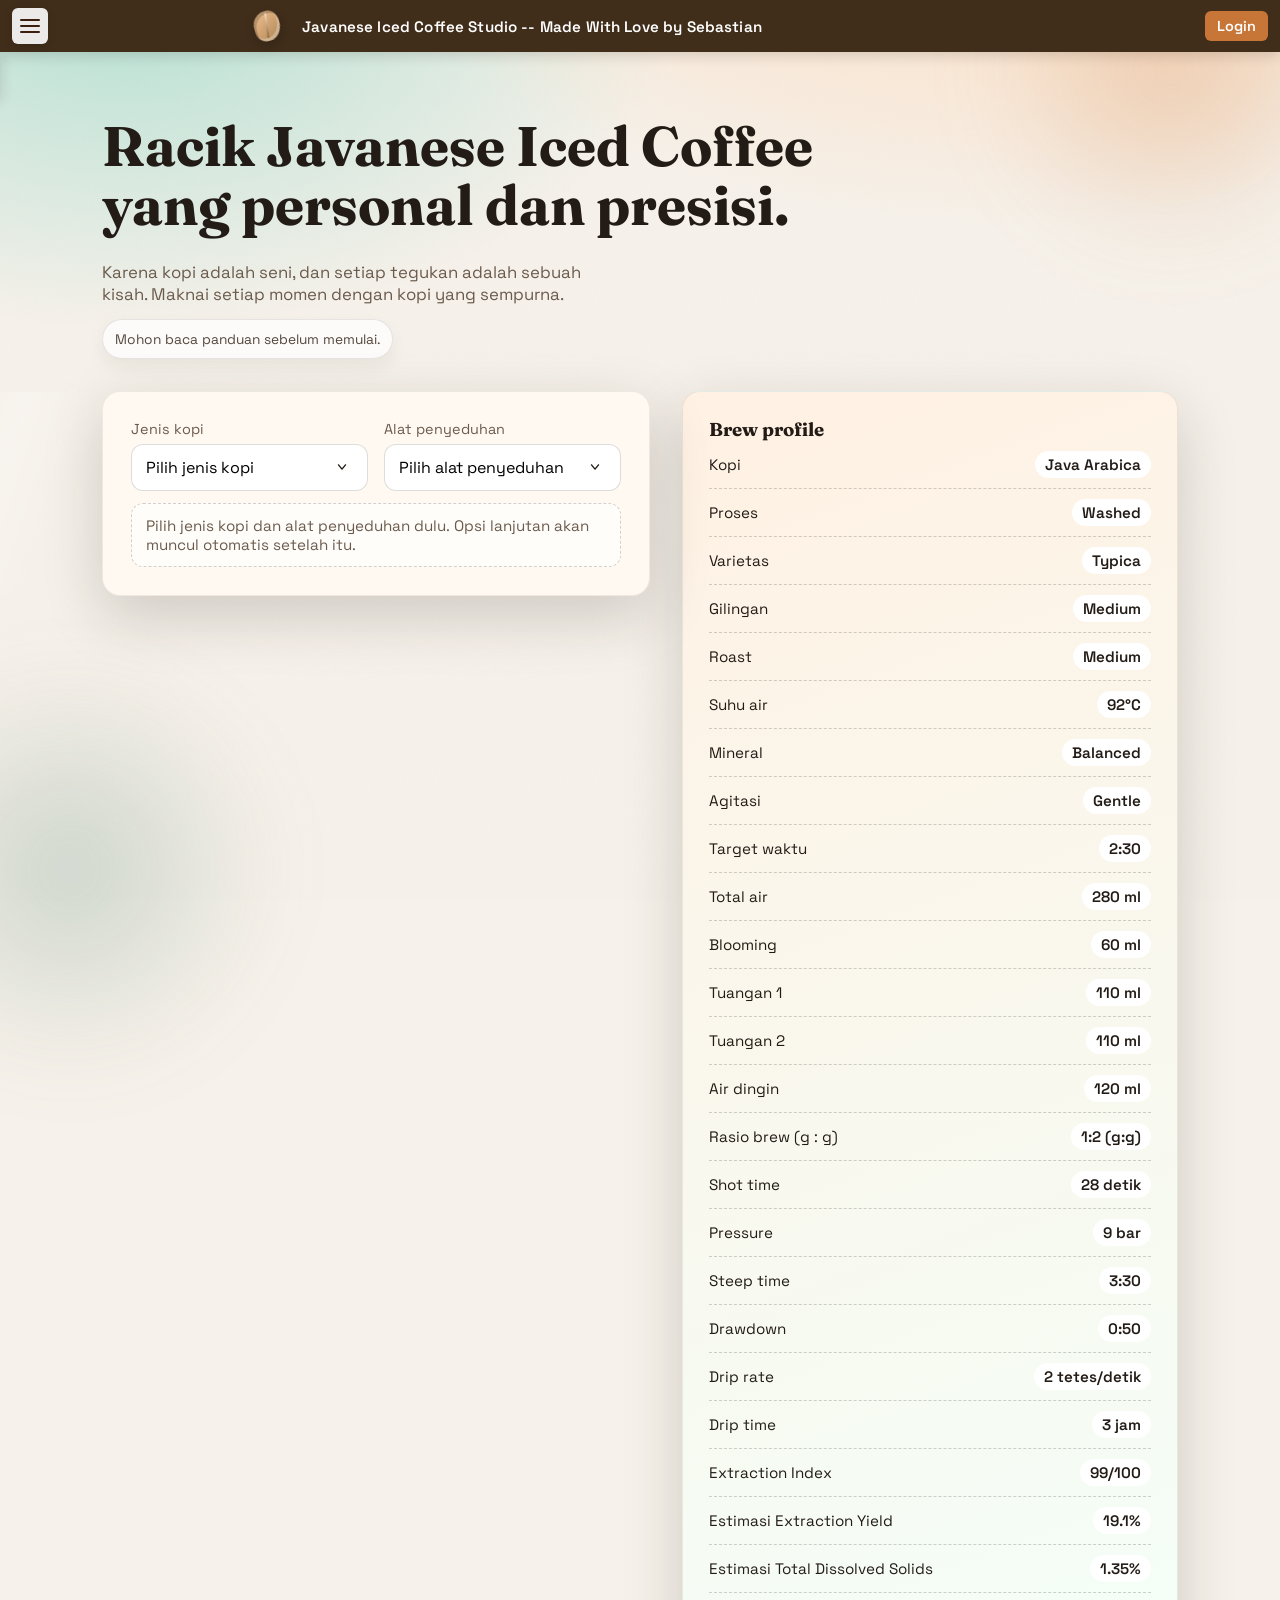
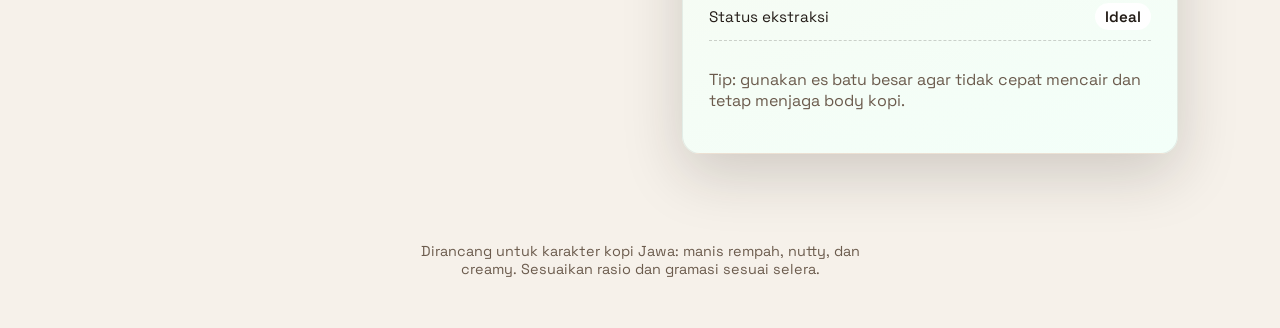
<file: index.html>
<!DOCTYPE html>
<html lang="id">
<head>
  <meta charset="UTF-8" />
  <meta name="viewport" content="width=device-width, initial-scale=1" />
  <title>Javanese Iced Coffee Studio</title>
  <link rel="icon" type="image/svg+xml" href="favicon.svg" />
  <link rel="shortcut icon" href="favicon.svg" />
  <link rel="preconnect" href="https://fonts.googleapis.com" />
  <link rel="preconnect" href="https://fonts.gstatic.com" crossorigin />
  <link href="https://fonts.googleapis.com/css2?family=Fraunces:opsz,wght@9..144,600;9..144,800&family=Space+Grotesk:wght@400;500;600&display=swap" rel="stylesheet" />
  <link rel="stylesheet" href="style/styles.css" />
</head>
<body>
  <!-- Top buttons bar -->
  <div class="top-buttons-bar">
    <button class="hamburger-menu-toggle" aria-label="Toggle menu">
      <span></span>
      <span></span>
      <span></span>
    </button>
    <div class="top-buttons-right">
      <button class="top-auth-btn" id="authTrigger" type="button">Login</button>
      <button class="top-auth-btn" id="logoutBtn" type="button" hidden>Logout</button>
    </div>
  </div>

  <!-- Mobile menu -->
  <div class="mobile-menu">
    <a class="mobile-menu-item" href="compare.html">Comparison Lab</a>
    <a class="mobile-menu-item" id="homeLink" href="home.html" hidden>Home Account</a>
    <a class="mobile-menu-item" id="dashboardLink" href="dashboard.html" hidden>Recipe Dashboard</a>
  </div>

  <!-- Marquee with logo and title -->
  <div class="marquee-container" data-text="Javanese Iced Coffee Studio -- Made With Love by Sebastian"></div>
  <canvas class="spill-canvas" id="spillCanvas" aria-hidden="true"></canvas>
  <div class="noise" aria-hidden="true"></div>
  <header>
    <div class="logo">
      <div class="logo-mark" aria-hidden="true"></div>
      <div class="logo-title">Javanese Iced Coffee Studio -- Made With Love by Sebastian</div>
    </div>
    <div class="header-actions">
      <a class="pill pill-link" href="compare.html">Comparison Lab</a>
      <a class="pill pill-link" id="homeLink" href="home.html" hidden>Home Account</a>
      <a class="pill pill-link" id="dashboardLink" href="dashboard.html" hidden>Recipe Dashboard</a>
      <button class="pill pill-link auth-btn" id="authTrigger" type="button">Login</button>
      <button class="pill pill-link auth-btn" id="logoutBtn" type="button" hidden>Logout</button>
    </div>
  </header>

  <section class="hero">
    <div class="hero-intro">
      <h1><span>Racik Javanese Iced Coffee</span><span>yang personal dan presisi.</span></h1>
      <p>Karena kopi adalah seni, dan setiap tegukan adalah sebuah kisah. Maknai setiap momen dengan kopi yang sempurna.</p>
      <div class="beginner-guide" aria-label="Panduan singkat untuk pemula">
        <div class="beginner-chip">Mohon baca panduan sebelum memulai.</div>
      </div>
    </div>

    <div class="card hero-card">
      <div class="grid two base-grid">
        <div>
          <label for="coffeeType">Jenis kopi</label>
          <select id="coffeeType">
            <option value="" selected disabled>Pilih jenis kopi</option>
            <option value="java-robusta">Java Robusta</option>
            <option value="java-arabica">Java Arabica</option>
            <option value="java-excelsa">Java Excelsa</option>
            <option value="java-liberica">Java Liberica</option>
            <option value="blend">Javanese Blend</option>
            <option value="custom">Custom (isi manual)</option>
          </select>
        </div>
        <div>
          <label for="brewTool">Alat penyeduhan</label>
          <select id="brewTool">
            <option value="" selected disabled>Pilih alat penyeduhan</option>
            <option value="v60">V60</option>
            <option value="kalita">Kalita Wave</option>
            <option value="aeropress">Aeropress</option>
            <option value="frenchpress">French Press</option>
            <option value="chemex">Chemex</option>
            <option value="syphon">Syphon</option>
            <option value="espresso">Espresso Maker</option>
            <option value="mokapot">Moka Pot</option>
            <option value="coldBrew">Cold Brew</option>
            <option value="coldDrip">Cold Drip Tower</option>
          </select>
        </div>
      </div>

      <p class="setup-hint" id="setupHint">Pilih jenis kopi dan alat penyeduhan dulu. Opsi lanjutan akan muncul otomatis setelah itu.</p>

      <div class="advanced-options is-hidden" id="advancedOptions">
        <div class="grid two advanced-grid">
          <div class="custom-controls" id="customControls">
            <label for="customCoffee">Nama kopi (opsional)</label>
            <input id="customCoffee" type="text" placeholder="Misal: Temanggung Natural" />
          </div>
          <div class="blend-controls" id="blendControls">
            <div class="blend-controls-head">
              <label>Rasio blend Robusta/Arabica (%)</label>
              <span class="blend-lock">Total 100%</span>
            </div>
            <div class="blend-grid">
              <div class="blend-field">
                <label for="blendRobusta">Robusta (%)</label>
                <input id="blendRobusta" type="number" min="0" max="100" step="1" value="30" />
              </div>
              <div class="blend-field">
                <label for="blendArabica">Arabica (%)</label>
                <input id="blendArabica" type="number" min="0" max="100" step="1" value="70" />
              </div>
            </div>
            <p class="blend-total-note">Total blend selalu 100%. Saat Robusta dinaikkan, Arabica otomatis menyesuaikan (dan sebaliknya).</p>
          </div>
        </div>

        <div class="grid two" id="toolFields"></div>

        <button class="manual-toggle-btn" id="manualToggleBtn" type="button" aria-expanded="false">Tampilkan kustom manual</button>

        <div class="manual-overrides is-collapsed" id="manualOverridesPanel">
          <div class="manual-overrides-head">
            <h3>Kustom manual untuk pemula</h3>
            <p>Isi kalau mau pakai angka sendiri. Kosongkan kalau mau ikut rekomendasi otomatis.</p>
          </div>

          <div class="grid two manual-overrides-grid">
            <div>
              <label for="manualDose">Gram kopi (custom)</label>
              <input id="manualDose" type="number" min="0" step="0.1" placeholder="Misal: 20" />
            </div>
            <div>
              <label for="manualWater">Air (ml, custom)</label>
              <input id="manualWater" type="number" min="0" step="1" placeholder="Misal: 280" />
            </div>
            <div>
              <label for="manualWaterTemp">Suhu air (°C, custom)</label>
              <input id="manualWaterTemp" type="number" min="0" step="1" placeholder="Misal: 92" />
            </div>
          </div>

          <p class="manual-overrides-note">Kalau angka yang dimasukkan terlalu kecil atau terlalu besar, sistem akan memberi peringatan kecil di bawah ini.</p>
          <p class="ratio-warning is-hidden" id="ratioWarning" aria-live="polite"></p>
        </div>

        <div class="recipe-meta">
          <div class="recipe-name-field">
            <label for="recipeName">Nama kopi / nama resep</label>
            <input id="recipeName" type="text" placeholder="Misal: Kopi Kesukaan Papa" />
          </div>

          <div class="recipe-note-field">
            <label for="recipeNote">Note khusus resep</label>
            <textarea id="recipeNote" rows="5" placeholder="Tulis catatan untuk barista atau catatan pribadi: preferensi rasa, penyajian, atau detail lain yang ingin disimpan."></textarea>
          </div>

          <p class="ratio-hint">Contoh rasio 1:10 berarti 1 gram kopi untuk 10 ml air. Untuk espresso, rasio brew dihitung gram kopi : gram hasil seduhan.</p>
        </div>

        <div class="action-row">
          <button class="btn btn-secondary" id="saveRecipeBtn" type="button" hidden>Simpan ke Dashboard</button>
          <p class="save-status" id="saveStatus" aria-live="polite">Login untuk menyimpan resep personal.</p>
        </div>

        <div class="recipe" id="recipe"></div>
      </div>
    </div>

    <aside class="aside">
      <h3 class="aside-title">Brew profile</h3>
      <div class="stat" data-stat="coffee"><span>Kopi</span><span class="tag" id="coffeeProfile">Java Arabica</span></div>
      <div class="stat" data-stat="process"><span>Proses</span><span class="tag" id="processProfile">Washed</span></div>
      <div class="stat" data-stat="varietal"><span>Varietas</span><span class="tag" id="varietalProfile">Typica</span></div>
      <div class="stat" data-stat="grind"><span>Gilingan</span><span class="tag" id="grindProfile">Medium</span></div>
      <div class="stat" data-stat="roast"><span>Roast</span><span class="tag" id="roastProfile">Medium</span></div>
      <div class="stat" data-stat="temp"><span>Suhu air</span><span class="tag" id="tempProfile">92°C</span></div>
      <div class="stat" data-stat="mineral"><span>Mineral</span><span class="tag" id="mineralProfile">Balanced</span></div>
      <div class="stat" data-stat="agitation"><span>Agitasi</span><span class="tag" id="agitationProfile">Gentle</span></div>
      <div class="stat" data-stat="time"><span>Target waktu</span><span class="tag" id="timeProfile">2:30</span></div>
      <div class="stat" data-stat="totalWater"><span>Total air</span><span class="tag" id="totalWater">280 ml</span></div>
      <div class="stat" data-stat="bloomWater"><span>Blooming</span><span class="tag" id="bloomWater">60 ml</span></div>
      <div class="stat" data-stat="firstPour"><span>Tuangan 1</span><span class="tag" id="firstPour">110 ml</span></div>
      <div class="stat" data-stat="secondPour"><span>Tuangan 2</span><span class="tag" id="secondPour">110 ml</span></div>
      <div class="stat" data-stat="iceWater"><span>Air dingin</span><span class="tag" id="iceWater">120 ml</span></div>
      <div class="stat" data-stat="brewRatio"><span>Rasio brew (g : g)</span><span class="tag" id="brewRatioProfile">1:2 (g:g)</span></div>
      <div class="stat" data-stat="shotTime"><span>Shot time</span><span class="tag" id="shotTimeProfile">28 detik</span></div>
      <div class="stat" data-stat="pressure"><span>Pressure</span><span class="tag" id="pressureProfile">9 bar</span></div>
      <div class="stat" data-stat="steepTime"><span>Steep time</span><span class="tag" id="steepTimeProfile">3:30</span></div>
      <div class="stat" data-stat="drawdownTime"><span>Drawdown</span><span class="tag" id="drawdownTimeProfile">0:50</span></div>
      <div class="stat" data-stat="dripRate"><span>Drip rate</span><span class="tag" id="dripRateProfile">2 tetes/detik</span></div>
      <div class="stat" data-stat="dripTime"><span>Drip time</span><span class="tag" id="dripTimeProfile">3 jam</span></div>
      <div class="stat" data-stat="extractionIndex"><span>Extraction Index</span><span class="tag" id="extractionIndexProfile">99/100</span></div>
      <div class="stat" data-stat="ey"><span>Estimasi Extraction Yield</span><span class="tag" id="eyProfile">19.1%</span></div>
      <div class="stat" data-stat="tds"><span>Estimasi Total Dissolved Solids</span><span class="tag" id="tdsProfile">1.35%</span></div>
      <div class="stat" data-stat="extractionStatus"><span>Status ekstraksi</span><span class="tag" id="extractionStatusProfile">Ideal</span></div>
      <p class="aside-tip">Tip: gunakan es batu besar agar tidak cepat mencair dan tetap menjaga body kopi.</p>

      <section class="flavor-visual is-hidden" id="flavorVisual" aria-live="polite">
        <div class="flavor-visual-head">
          <h3>Radar Chart</h3>
          <p>Visual rasa akhir berdasarkan process, varietal, tool, roast, mineral, dan agitasi.</p>
        </div>

        <div class="flavor-visual-grid">
          <article class="flavor-chart-card">
            <canvas id="flavorRadarCanvas" width="420" height="320" aria-label="Flavor radar chart"></canvas>
          </article>
        </div>

        <div class="flavor-metric-grid" id="flavorMetricGrid"></div>
      </section>

      <section class="tuning-assistant is-hidden" id="tuningAssistant" aria-live="polite">
        <div class="tuning-head">
          <h3>Smart Tuning Assistant</h3>
        </div>

        <div class="tuning-controls">
          <div>
            <select id="tasteIssue">
              <option value="" selected disabled>Pilih masalah rasa kopi</option>
              <option value="too-bitter">Terlalu pahit / sepat</option>
              <option value="too-sour">Terlalu asam / sour</option>
              <option value="too-thin">Body terlalu tipis / weak</option>
              <option value="too-heavy">Body terlalu tebal / over</option>
              <option value="too-flat">Aroma kurang keluar</option>
              <option value="too-dry">Aftertaste terlalu kering</option>
              <option value="too-bitter-candy">Pahit tapi manis berlebihan</option>
              <option value="lack-clarity">Clarity kurang, rasa berantakan</option>
              <option value="lack-sweetness">Manis kurang, rasa flat</option>
              <option value="too-acidic">Acidity terlalu tajam</option>
              <option value="lack-aroma">Aroma kurang / kurang kompleks</option>
              <option value="over-extraction">Over-extraction terasa</option>
              <option value="under-extraction">Under-extraction / greeny taste</option>
              <option value="stuck">Rasa menempel di gigi</option>
            </select>
          </div>
        </div>

        <div class="tuning-summary" id="tuningSummary">Pilih masalah rasa, lalu klik tombol Ikuti Saran Tuning.</div>
        <ul class="tuning-list" id="tuningList"></ul>
      </section>
    </aside>
  </section>

  <footer>
    Dirancang untuk karakter kopi Jawa: manis rempah, nutty, dan creamy. Sesuaikan rasio dan gramasi sesuai selera.
  </footer>

  <div class="auth-modal" id="authModal" hidden>
    <div class="auth-modal-card" role="dialog" aria-modal="true" aria-labelledby="authModalTitle">
      <div class="auth-modal-head">
        <h3 id="authModalTitle">Login Akun</h3>
        <button class="auth-modal-close" id="closeAuthModal" type="button" aria-label="Tutup popup">x</button>
      </div>

      <p class="auth-modal-subtitle" id="authModalSubtitle">Masuk atau buat akun untuk menyimpan resep personal kamu.</p>

      <div class="auth-view-switch" role="tablist" aria-label="Pilih form autentikasi">
        <button class="auth-switch-btn is-active" id="showLoginView" type="button" aria-pressed="true">Login</button>
        <button class="auth-switch-btn" id="showRegisterView" type="button" aria-pressed="false">Registrasi</button>
      </div>

      <form class="auth-view" id="loginView" novalidate>
        <div class="auth-form-grid">
          <div>
            <label for="authLoginEmail">Username / Email</label>
            <input id="authLoginEmail" type="text" placeholder="username atau email" autocomplete="username" />
          </div>
          <div class="password-field">
            <label for="authLoginPassword">Password</label>
            <input id="authLoginPassword" type="password" placeholder="Masukkan password" autocomplete="current-password" />
            <button class="password-toggle" id="toggleLoginPassword" type="button" aria-label="Tampilkan password" aria-pressed="false"></button>
          </div>
        </div>

        <button class="btn auth-submit" id="loginSubmit" type="submit">Login</button>
        <p class="auth-view-hint">Belum punya akun?
          <button class="auth-inline-link" id="switchToRegisterInline" type="button">Registrasi di sini</button>
        </p>
      </form>

      <form class="auth-view is-hidden" id="registerView" novalidate>
        <div class="auth-form-grid">
          <div>
            <label for="authRegisterUsername">Username</label>
            <input id="authRegisterUsername" type="text" placeholder="Masukkan username" autocomplete="username" />
          </div>
          <div>
            <label for="authRegisterEmail">Email</label>
            <input id="authRegisterEmail" type="email" placeholder="nama@email.com" autocomplete="email" />
          </div>
          <div class="password-field">
            <label for="authRegisterPassword">Password</label>
            <input id="authRegisterPassword" type="password" placeholder="Minimal 6 karakter" autocomplete="new-password" />
            <button class="password-toggle" id="toggleRegisterPassword" type="button" aria-label="Tampilkan password" aria-pressed="false"></button>
          </div>
        </div>

        <button class="btn auth-submit" id="registerSubmit" type="submit">Registrasi</button>
        <p class="auth-view-hint">Sudah punya akun?
          <button class="auth-inline-link" id="switchToLoginInline" type="button">Kembali ke login</button>
        </p>
      </form>

      <p class="auth-message" id="authMessage" data-tone="info">Masukkan username/email dan password untuk mulai.</p>
    </div>
  </div>

  <script src="script/hamburger-menu.js"></script>
  <script src="script/marquee.js"></script>
  <script type="module" src="script/pages/index-page.js"></script>
</body>
</html>
</file>
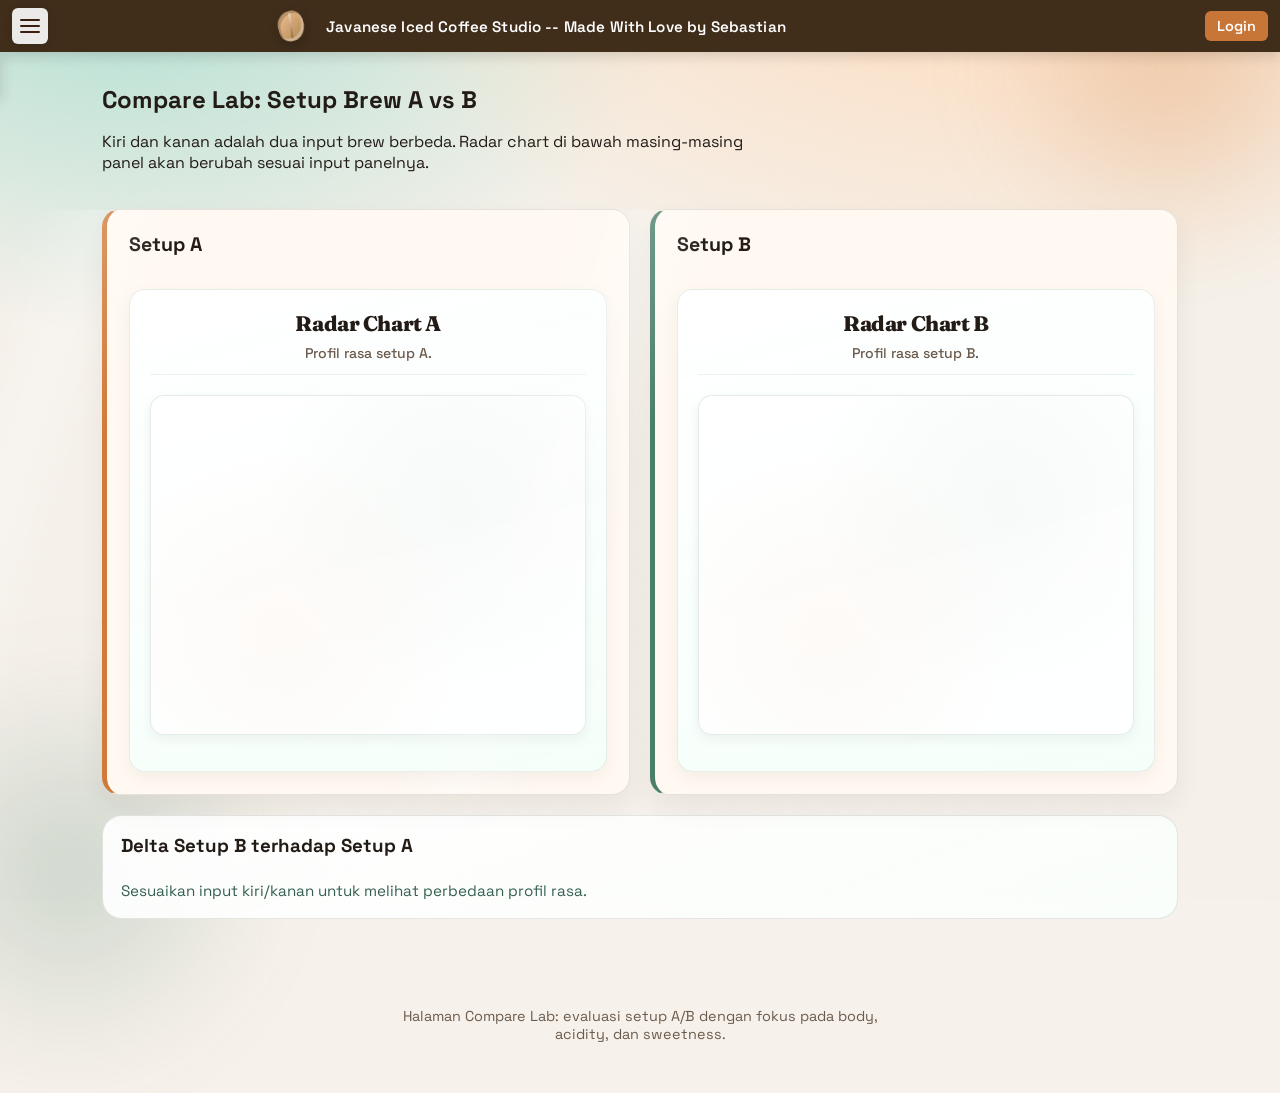
<file: compare.html>
<!DOCTYPE html>
<html lang="id">
<head>
  <meta charset="UTF-8" />
  <meta name="viewport" content="width=device-width, initial-scale=1" />
  <title>Compare Lab - Javanese Iced Coffee Studio</title>
  <link rel="icon" type="image/svg+xml" href="favicon.svg" />
  <link rel="shortcut icon" href="favicon.svg" />
  <link rel="preconnect" href="https://fonts.googleapis.com" />
  <link rel="preconnect" href="https://fonts.gstatic.com" crossorigin />
  <link href="https://fonts.googleapis.com/css2?family=Fraunces:opsz,wght@9..144,600;9..144,800&family=Space+Grotesk:wght@400;500;600&display=swap" rel="stylesheet" />
  <link rel="stylesheet" href="style/styles.css" />
  <link rel="stylesheet" href="style/compare-page.css" />
</head>
<body class="compare-page">
  <!-- Top buttons bar -->
  <div class="top-buttons-bar">
    <button class="hamburger-menu-toggle" aria-label="Toggle menu">
      <span></span>
      <span></span>
      <span></span>
    </button>
    <div class="top-buttons-right">
      <button class="top-auth-btn" id="authTrigger" type="button">Login</button>
      <button class="top-auth-btn" id="logoutBtn" type="button" hidden>Logout</button>
    </div>
  </div>

  <!-- Mobile menu -->
  <div class="mobile-menu">
    <a class="mobile-menu-item" href="index.html">Brew Builder</a>
    <a class="mobile-menu-item" id="homeLink" href="home.html" hidden>Home Account</a>
    <a class="mobile-menu-item" id="dashboardLink" href="dashboard.html" hidden>Recipe Dashboard</a>
  </div>

  <!-- Marquee with logo and title -->
  <div class="marquee-container" data-text="Javanese Iced Coffee Studio -- Made With Love by Sebastian"></div>
  <canvas class="spill-canvas" id="spillCanvas" aria-hidden="true"></canvas>
  <div class="noise" aria-hidden="true"></div>
  <header>
    <div class="logo">
      <div class="logo-mark" aria-hidden="true"></div>
      <div class="logo-title">Compare Lab -- Javanese Iced Coffee Studio</div>
    </div>
    <div class="header-actions">
      <a class="pill pill-link" href="index.html">Kembali ke Home</a>
      <a class="pill pill-link" id="homeLink" href="home.html" hidden>Home Akun</a>
      <a class="pill pill-link" id="dashboardLink" href="dashboard.html" hidden>Dashboard Resep</a>
      <button class="pill pill-link auth-btn" id="authTrigger" type="button">Login</button>
      <button class="pill pill-link auth-btn" id="logoutBtn" type="button" hidden>Logout</button>
    </div>
  </header>

  <section class="hero compare-lab-hero">
    <div class="compare-lab-shell">
      <div class="compare-lab-head">
        <h1>Compare Lab: Setup Brew A vs B</h1>
        <p>Kiri dan kanan adalah dua input brew berbeda. Radar chart di bawah masing-masing panel akan berubah sesuai input panelnya.</p>
      </div>

      <div class="compare-lab-grid">
        <article class="card compare-brew-card" data-side="A">
          <div class="compare-brew-head">
            <h2>Setup A</h2>
          </div>
          <div class="compare-brew-fields" id="brewFieldsA"></div>

          <section class="flavor-visual compare-flavor-visual" aria-live="polite">
            <div class="flavor-visual-head">
              <h3>Radar Chart A</h3>
              <p>Profil rasa setup A.</p>
            </div>
            <div class="flavor-visual-grid">
              <article class="flavor-chart-card">
                <canvas id="flavorRadarCanvasA" width="420" height="320" aria-label="Flavor radar chart setup A"></canvas>
              </article>
            </div>
            <div class="flavor-metric-grid" id="flavorMetricGridA"></div>
          </section>
        </article>

        <article class="card compare-brew-card" data-side="B">
          <div class="compare-brew-head">
            <h2>Setup B</h2>
          </div>
          <div class="compare-brew-fields" id="brewFieldsB"></div>

          <section class="flavor-visual compare-flavor-visual" aria-live="polite">
            <div class="flavor-visual-head">
              <h3>Radar Chart B</h3>
              <p>Profil rasa setup B.</p>
            </div>
            <div class="flavor-visual-grid">
              <article class="flavor-chart-card">
                <canvas id="flavorRadarCanvasB" width="420" height="320" aria-label="Flavor radar chart setup B"></canvas>
              </article>
            </div>
            <div class="flavor-metric-grid" id="flavorMetricGridB"></div>
          </section>
        </article>
      </div>

      <section class="compare-summary-card" aria-live="polite">
        <h3>Delta Setup B terhadap Setup A</h3>
        <div class="compare-summary-grid" id="compareSummaryGrid"></div>
        <p class="compare-summary-note" id="compareSummaryNote">Sesuaikan input kiri/kanan untuk melihat perbedaan profil rasa.</p>
      </section>
    </div>
  </section>

  <footer>
    Halaman Compare Lab: evaluasi setup A/B dengan fokus pada body, acidity, dan sweetness.
  </footer>

  <div class="auth-modal" id="authModal" hidden>
    <div class="auth-modal-card" role="dialog" aria-modal="true" aria-labelledby="authModalTitle">
      <div class="auth-modal-head">
        <h3 id="authModalTitle">Login Akun</h3>
        <button class="auth-modal-close" id="closeAuthModal" type="button" aria-label="Tutup popup">x</button>
      </div>

      <p class="auth-modal-subtitle" id="authModalSubtitle">Masuk atau buat akun untuk menyimpan resep personal kamu.</p>

      <div class="auth-view-switch" role="tablist" aria-label="Pilih form autentikasi">
        <button class="auth-switch-btn is-active" id="showLoginView" type="button" aria-pressed="true">Login</button>
        <button class="auth-switch-btn" id="showRegisterView" type="button" aria-pressed="false">Registrasi</button>
      </div>

      <form class="auth-view" id="loginView" novalidate>
        <div class="auth-form-grid">
          <div>
            <label for="authLoginEmail">Username / Email</label>
            <input id="authLoginEmail" type="text" placeholder="username atau email" autocomplete="username" />
          </div>
          <div>
            <label for="authLoginPassword">Password</label>
            <input id="authLoginPassword" type="password" placeholder="Masukkan password" autocomplete="current-password" />
          </div>
        </div>

        <button class="btn auth-submit" id="loginSubmit" type="submit">Login</button>
        <p class="auth-view-hint">Belum punya akun?
          <button class="auth-inline-link" id="switchToRegisterInline" type="button">Registrasi di sini</button>
        </p>
      </form>

      <form class="auth-view is-hidden" id="registerView" novalidate>
        <div class="auth-form-grid">
          <div>
            <label for="authRegisterUsername">Username</label>
            <input id="authRegisterUsername" type="text" placeholder="Masukkan username" autocomplete="username" />
          </div>
          <div>
            <label for="authRegisterEmail">Email</label>
            <input id="authRegisterEmail" type="email" placeholder="nama@email.com" autocomplete="email" />
          </div>
          <div>
            <label for="authRegisterPassword">Password</label>
            <input id="authRegisterPassword" type="password" placeholder="Minimal 6 karakter" autocomplete="new-password" />
          </div>
        </div>

        <button class="btn auth-submit" id="registerSubmit" type="submit">Registrasi</button>
        <p class="auth-view-hint">Sudah punya akun?
          <button class="auth-inline-link" id="switchToLoginInline" type="button">Kembali ke login</button>
        </p>
      </form>

      <p class="auth-message" id="authMessage" data-tone="info">Masukkan username/email dan password untuk mulai.</p>
    </div>
  </div>

  <script type="module" src="script/pages/compare-page.js"></script>
  <script src="script/hamburger-menu.js"></script>
  <script src="script/marquee.js"></script>
</body>
</html>
</file>
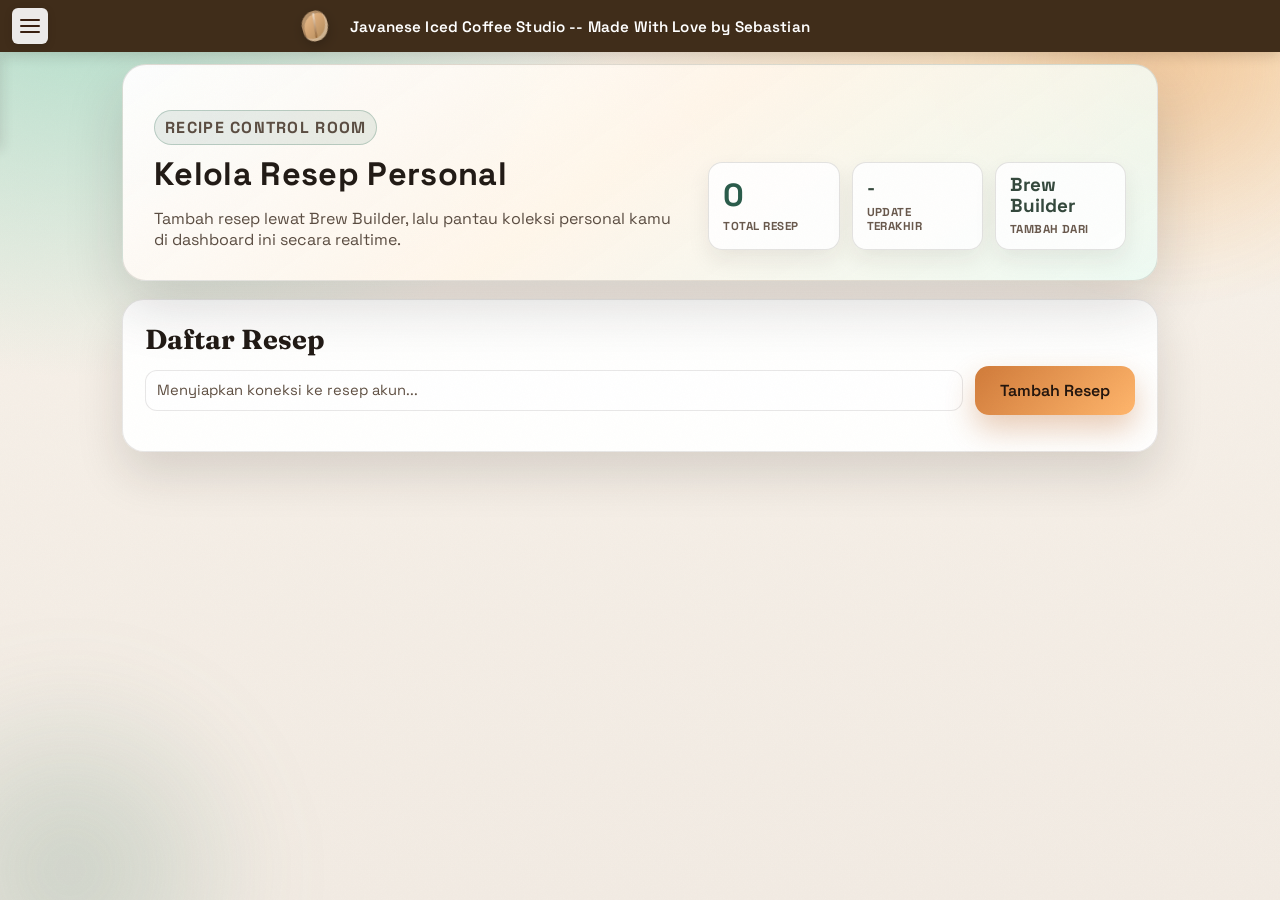
<file: dashboard.html>
<!DOCTYPE html>
<html lang="id">
<head>
  <meta charset="UTF-8" />
  <meta name="viewport" content="width=device-width, initial-scale=1" />
  <title>Dashboard Resep - Javanese Iced Coffee Studio</title>
  <link rel="icon" type="image/svg+xml" href="favicon.svg" />
  <link rel="shortcut icon" href="favicon.svg" />
  <link rel="preconnect" href="https://fonts.googleapis.com" />
  <link rel="preconnect" href="https://fonts.gstatic.com" crossorigin />
  <link href="https://fonts.googleapis.com/css2?family=Fraunces:opsz,wght@9..144,600;9..144,800&family=Space+Grotesk:wght@400;500;600&display=swap" rel="stylesheet" />
  <link rel="stylesheet" href="style/styles.css" />
  <link rel="stylesheet" href="style/dashboard.css" />
</head>
<body class="dashboard-page">
  <!-- Top buttons bar -->
  <div class="top-buttons-bar">
    <button class="hamburger-menu-toggle" aria-label="Toggle menu">
      <span></span>
      <span></span>
      <span></span>
    </button>
    <div class="top-buttons-right">
      <button class="top-auth-btn" id="authTrigger" type="button" hidden>Login</button>
      <button class="top-auth-btn" id="logoutBtn" type="button" hidden>Logout</button>
    </div>
  </div>

  <!-- Mobile menu -->
  <div class="mobile-menu">
    <a class="mobile-menu-item" href="index.html">Brew Builder</a>
    <a class="mobile-menu-item" href="compare.html">Compare Lab</a>
    <a class="mobile-menu-item" id="homeLink" href="home.html" hidden>Home Account</a>
  </div>

  <!-- Marquee with logo and title -->
  <div class="marquee-container" data-text="Javanese Iced Coffee Studio -- Made With Love by Sebastian"></div>
  <div class="noise" aria-hidden="true"></div>

  <header>
    <div class="logo">
      <div class="logo-mark" aria-hidden="true"></div>
      <div class="logo-title">Dashboard Resep -- Javanese Iced Coffee Studio</div>
    </div>
    <div class="header-actions">
      <a class="pill pill-link" href="index.html">Brew Builder</a>
      <a class="pill pill-link" href="compare.html">Compare Lab</a>
      <a class="pill pill-link" id="homeLink" href="home.html" hidden>Home Akun</a>
      <a class="pill pill-link" id="dashboardLink" href="dashboard.html" hidden>Dashboard Resep</a>
      <button class="pill pill-link auth-btn" id="authTrigger" type="button" hidden>Login</button>
      <button class="pill pill-link auth-btn" id="logoutBtn" type="button" hidden>Logout</button>
    </div>
  </header>

  <main class="dashboard-shell">
    <section class="dashboard-hero">
      <div>
        <p class="dashboard-kicker">Recipe Control Room</p>
        <h1>Kelola Resep Personal</h1>
        <p>Tambah resep lewat Brew Builder, lalu pantau koleksi personal kamu di dashboard ini secara realtime.</p>
      </div>

      <div class="dashboard-hero-metrics">
        <article class="dashboard-metric-card">
          <span class="dashboard-metric-value" id="statRecipeTotal">0</span>
          <span class="dashboard-metric-label">Total Resep</span>
        </article>
        <article class="dashboard-metric-card">
          <span class="dashboard-metric-value dashboard-metric-small" id="statLastUpdate">-</span>
          <span class="dashboard-metric-label">Update Terakhir</span>
        </article>
        <article class="dashboard-metric-card">
          <span class="dashboard-metric-value dashboard-metric-small" id="statBuilderRoute">Brew Builder</span>
          <span class="dashboard-metric-label">Tambah Dari</span>
        </article>
      </div>
    </section>

    <section class="dashboard-list-card">
      <div class="dashboard-section-head">
        <h2>Daftar Resep</h2>
        <div class="dashboard-list-toolbar">
          <p id="dashboardMessage">Menyiapkan koneksi ke resep akun...</p>
          <a class="btn dashboard-add-btn" href="index.html">Tambah Resep</a>
        </div>
      </div>
      <div class="dashboard-recipe-list" id="recipeList"></div>
    </section>
  </main>

  <div class="auth-modal" id="authModal" hidden>
    <div class="auth-modal-card" role="dialog" aria-modal="true" aria-labelledby="authModalTitle">
      <div class="auth-modal-head">
        <h3 id="authModalTitle">Login Akun</h3>
        <button class="auth-modal-close" id="closeAuthModal" type="button" aria-label="Tutup popup">x</button>
      </div>

      <p class="auth-modal-subtitle" id="authModalSubtitle">Masuk atau buat akun untuk menyimpan resep personal kamu.</p>

      <div class="auth-view-switch" role="tablist" aria-label="Pilih form autentikasi">
        <button class="auth-switch-btn is-active" id="showLoginView" type="button" aria-pressed="true">Login</button>
        <button class="auth-switch-btn" id="showRegisterView" type="button" aria-pressed="false">Registrasi</button>
      </div>

      <form class="auth-view" id="loginView" novalidate>
        <div class="auth-form-grid">
          <div>
            <label for="authLoginEmail">Username / Email</label>
            <input id="authLoginEmail" type="text" placeholder="username atau email" autocomplete="username" />
          </div>
          <div>
            <label for="authLoginPassword">Password</label>
            <input id="authLoginPassword" type="password" placeholder="Masukkan password" autocomplete="current-password" />
          </div>
        </div>

        <button class="btn auth-submit" id="loginSubmit" type="submit">Login</button>
        <p class="auth-view-hint">Belum punya akun?
          <button class="auth-inline-link" id="switchToRegisterInline" type="button">Registrasi di sini</button>
        </p>
      </form>

      <form class="auth-view is-hidden" id="registerView" novalidate>
        <div class="auth-form-grid">
          <div>
            <label for="authRegisterUsername">Username</label>
            <input id="authRegisterUsername" type="text" placeholder="Masukkan username" autocomplete="username" />
          </div>
          <div>
            <label for="authRegisterEmail">Email</label>
            <input id="authRegisterEmail" type="email" placeholder="nama@email.com" autocomplete="email" />
          </div>
          <div>
            <label for="authRegisterPassword">Password</label>
            <input id="authRegisterPassword" type="password" placeholder="Minimal 6 karakter" autocomplete="new-password" />
          </div>
        </div>

        <button class="btn auth-submit" id="registerSubmit" type="submit">Registrasi</button>
        <p class="auth-view-hint">Sudah punya akun?
          <button class="auth-inline-link" id="switchToLoginInline" type="button">Kembali ke login</button>
        </p>
      </form>

      <p class="auth-message" id="authMessage" data-tone="info">Masukkan username/email dan password untuk mulai.</p>
    </div>
  </div>

  <script type="module" src="script/pages/dashboard-page.js"></script>
  <script src="script/hamburger-menu.js"></script>
  <script src="script/marquee.js"></script>
</body>
</html>
</file>
<file: style/styles.css>
:root {
  --bg: #f6f1ea;
  --ink: #221b16;
  --muted: #6b5b4d;
  --accent: #d07b3a;
  --accent-2: #4a7f6b;
  --card: #fff9f2;
  --shadow: 0 20px 60px rgba(34, 27, 22, 0.18);
  --radius: 18px;
  --ease-out: cubic-bezier(0.22, 1, 0.36, 1);
  --ease-bounce: cubic-bezier(0.16, 1, 0.3, 1);
}

* { 
  box-sizing: border-box;
  user-select: none;
  -webkit-user-select: none;
  -moz-user-select: none;
  -ms-user-select: none;
}

input,
textarea,
select,
button[type="text"],
input::selection,
textarea::selection {
  user-select: text;
  -webkit-user-select: text;
  -moz-user-select: text;
  -ms-user-select: text;
}

[hidden] {
  display: none !important;
}

body {
  margin: 0;
  padding-top: 52px; /* Space for marquee (buttons overlay) */
  font-family: "Space Grotesk", system-ui, -apple-system, sans-serif;
  color: var(--ink);
  background: radial-gradient(1200px 700px at 80% -10%, #ffd9b7 0%, transparent 60%),
    radial-gradient(1000px 600px at 10% 0%, #b7e1d4 0%, transparent 55%),
    var(--bg);
  min-height: 100vh;
  position: relative;
  overflow-x: hidden;
}

body::before,
body::after {
  content: "";
  position: fixed;
  pointer-events: none;
  z-index: -1;
  filter: blur(40px);
}

body::before {
  width: 380px;
  height: 380px;
  top: -120px;
  right: -80px;
  background: radial-gradient(circle, rgba(208, 123, 58, 0.26) 0%, rgba(208, 123, 58, 0) 70%);
  animation: drift-one 14s ease-in-out infinite;
}

body::after {
  width: 420px;
  height: 420px;
  left: -140px;
  bottom: -180px;
  background: radial-gradient(circle, rgba(74, 127, 107, 0.24) 0%, rgba(74, 127, 107, 0) 70%);
  animation: drift-two 16s ease-in-out infinite;
}

.noise {
  position: fixed;
  inset: 0;
  pointer-events: none;
  opacity: 0.06;
  mix-blend-mode: multiply;
  background-image: url("data:image/svg+xml;utf8,<svg xmlns='http://www.w3.org/2000/svg' width='160' height='160' viewBox='0 0 160 160'><filter id='n'><feTurbulence type='fractalNoise' baseFrequency='0.9' numOctaves='2' stitchTiles='stitch'/></filter><rect width='160' height='160' filter='url(%23n)' opacity='0.4'/></svg>");
  z-index: 1;
}

.spill-canvas {
  position: fixed;
  inset: 0;
  width: 100%;
  height: 100%;
  pointer-events: none;
  z-index: 0;
  opacity: 0.72;
  mix-blend-mode: multiply;
  filter: saturate(1.1) contrast(1.05);
}

header {
  display: none; /* Hide old header - replaced by top-buttons-bar and marquee */
  align-items: center;
  justify-content: space-between;
  padding: 28px 8vw 10px;
  animation: fade-up 0.75s var(--ease-out) both;
}

.logo {
  display: flex;
  align-items: center;
  gap: 14px;
  font-weight: 600;
  letter-spacing: 0.02em;
}

.logo-title {
  font-size: clamp(0.38rem, 1vw + 0.34rem, 2rem);
  line-height: 1.22;
}

.logo-mark {
  width: 38px;
  height: 52px;
  flex: 0 0 38px;
  position: relative;
  transform: rotate(-16deg);
  filter: drop-shadow(0 8px 10px rgba(56, 30, 14, 0.34));
  animation: logo-glow 3.2s ease-in-out infinite;
}

.logo-mark::before {
  content: "";
  position: absolute;
  inset: 0;
  border-radius: 58% 42% 55% 45% / 52% 48% 58% 42%;
  background: linear-gradient(145deg, #7f4422 0%, #542c16 45%, #31190d 100%);
  box-shadow: inset -2px -3px 0 rgba(255, 213, 170, 0.15), inset 2px 3px 0 rgba(20, 10, 4, 0.26);
}

.logo-mark::after {
  content: "";
  position: absolute;
  left: 50%;
  top: 8%;
  width: 3px;
  height: 82%;
  border-radius: 999px;
  transform: translateX(-50%) rotate(8deg);
  background: linear-gradient(180deg, rgba(240, 197, 149, 0.9) 0%, rgba(175, 117, 74, 0.78) 100%);
  box-shadow: 0 0 0 1px rgba(58, 31, 16, 0.2);
}

.hero {
  display: grid;
  grid-template-columns: minmax(0, 1.05fr) minmax(0, 0.95fr);
  grid-template-areas:
    "intro intro"
    "card aside";
  gap: 32px;
  padding: 12px 8vw 60px;
  align-items: start;
}

.hero-intro {
  grid-area: intro;
  max-width: 64ch;
  display: grid;
  gap: 14px;
  animation: fade-up 0.85s 0.08s var(--ease-out) both;
}

.hero-card {
  grid-area: card;
  overflow: visible;
}

.hero-intro h1 {
  font-family: "Fraunces", serif;
  font-size: clamp(2.4rem, 2.6vw + 1.4rem, 4rem);
  line-height: 0.95;
  margin: 0;
  display: grid;
  gap: 6px;
  margin-top: 56px;
}

.hero-intro h1 span {
  display: block;
}

.hero-intro h1 span:first-child {
  white-space: nowrap;
}

.hero-intro p {
  margin: 0;
  color: var(--muted);
  font-size: 1.05rem;
  max-width: 45ch;
  margin-top: 15px;
}

.beginner-guide {
  display: flex;
  flex-wrap: wrap;
  gap: 10px;
}

.beginner-chip {
  padding: 10px 12px;
  border-radius: 999px;
  background: rgba(255, 255, 255, 0.72);
  border: 1px solid rgba(34, 27, 22, 0.1);
  color: #53463c;
  font-size: 0.86rem;
  box-shadow: 0 8px 18px rgba(34, 27, 22, 0.06);
}

.pill {
  display: inline-flex;
  gap: 10px;
  align-items: center;
  background: #fff2e5;
  color: #8f4a21;
  padding: 8px 14px;
  border-radius: 999px;
  font-size: 0.9rem;
  font-weight: 600;
  animation: fade-up 0.9s 0.14s var(--ease-out) both;
}

.header-actions {
  display: inline-flex;
  align-items: center;
  gap: 10px;
  flex-wrap: wrap;
  justify-content: flex-end;
}

.pill-link {
  text-decoration: none;
  border: 1px solid rgba(34, 27, 22, 0.2);
  transition: transform 0.2s ease, box-shadow 0.2s ease, background-color 0.2s ease;
}

.auth-btn {
  font: inherit;
  cursor: pointer;
  font-weight: 700;
  letter-spacing: 0.01em;
  min-height: 42px;
  padding: 8px 20px;
  border-radius: 999px;
}

.mobile-header-toggle {
  display: none;
  min-width: 48px;
  justify-content: center;
  align-items: center;
  padding: 8px 12px;
}

.mobile-header-toggle-bar {
  position: relative;
  display: block;
  width: 18px;
  height: 2px;
  border-radius: 999px;
  background: currentColor;
}

.mobile-header-toggle-bar::before,
.mobile-header-toggle-bar::after {
  content: "";
  position: absolute;
  left: 0;
  width: 18px;
  height: 2px;
  border-radius: 999px;
  background: currentColor;
}

.mobile-header-toggle-bar::before {
  top: -6px;
}

.mobile-header-toggle-bar::after {
  top: 6px;
}

#authTrigger.auth-btn {
  color: #fff8f1;
  background: linear-gradient(135deg, #b7632a 0%, #df9455 100%);
  border-color: rgba(118, 62, 26, 0.58);
  text-shadow: 0 1px 0 rgba(35, 20, 10, 0.32);
  box-shadow: 0 10px 22px rgba(118, 62, 26, 0.3), inset 0 1px 0 rgba(255, 255, 255, 0.2);
}

#authTrigger.auth-btn:hover {
  filter: brightness(1.05);
}

#logoutBtn.auth-btn {
  color: #1f4f3e;
  background: linear-gradient(135deg, #e1f1e9 0%, #c5e3d4 100%);
  border-color: rgba(74, 127, 107, 0.44);
  box-shadow: 0 10px 20px rgba(74, 127, 107, 0.2), inset 0 1px 0 rgba(255, 255, 255, 0.5);
}

#logoutBtn.auth-btn:hover {
  filter: brightness(1.03);
}

.auth-btn:focus-visible {
  outline: 3px solid rgba(74, 127, 107, 0.28);
  outline-offset: 2px;
}

.pill-link:hover {
  transform: translateY(-1px);
  box-shadow: 0 8px 16px rgba(34, 27, 22, 0.12);
}

.card {
  background: var(--card);
  border-radius: var(--radius);
  padding: 28px;
  box-shadow: var(--shadow);
  border: 1px solid rgba(34, 27, 22, 0.08);
  position: relative;
  overflow: visible;
  transition: transform 0.35s var(--ease-out), box-shadow 0.35s var(--ease-out);
  z-index: 1;
}

.card::before {
  content: "";
  position: absolute;
  top: 0;
  left: -35%;
  width: 30%;
  height: 100%;
  background: linear-gradient(90deg, rgba(255, 255, 255, 0), rgba(255, 255, 255, 0.24), rgba(255, 255, 255, 0));
  transform: skewX(-18deg);
  pointer-events: none;
  animation: card-sheen 8s linear infinite;
}

.card:hover {
  transform: translateY(-4px);
  box-shadow: 0 24px 64px rgba(34, 27, 22, 0.22);
}

.hero-card {
  overflow: visible !important;
  clip-path: none;
}

.grid {
  display: grid;
  gap: 16px;
}

.grid.two {
  grid-template-columns: repeat(auto-fit, minmax(200px, 1fr));
}

.base-grid {
  margin-bottom: 12px;
  position: relative;
  z-index: 3;
}

.setup-hint {
  margin: 8px 0 0;
  padding: 12px 14px;
  border-radius: 12px;
  border: 1px dashed rgba(34, 27, 22, 0.2);
  color: var(--muted);
  background: rgba(255, 255, 255, 0.62);
  font-size: 0.95rem;
  position: relative;
  z-index: 2;
}

.setup-hint.is-hidden {
  display: none;
}

.advanced-options {
  margin-top: 12px;
  animation: fade-up 0.45s var(--ease-out) both;
  overflow: visible !important;
  clip-path: none;
  position: relative;
  z-index: 1;
}

.advanced-options.is-hidden {
  display: none;
}

.advanced-grid {
  margin-bottom: 8px;
  position: relative;
}

#toolFields {
  position: relative;
  isolation: isolate;
}

#toolFields > .tool-field,
.base-grid > div,
.advanced-grid > .custom-controls,
.advanced-grid > .blend-controls {
  position: relative;
  overflow: visible;
}

#toolFields > .tool-field:hover,
#toolFields > .tool-field:focus-within,
.base-grid > div:hover,
.base-grid > div:focus-within,
.advanced-grid > .custom-controls:hover,
.advanced-grid > .custom-controls:focus-within,
.advanced-grid > .blend-controls:hover,
.advanced-grid > .blend-controls:focus-within,
.manual-overrides-grid > div:hover,
.manual-overrides-grid > div:focus-within {
  z-index: 2;
}

#toolFields > .tool-field:hover label,
#toolFields > .tool-field:focus-within label,
.base-grid > div:hover label,
.base-grid > div:focus-within label,
.advanced-grid > .custom-controls:hover label,
.advanced-grid > .custom-controls:focus-within label,
.advanced-grid > .blend-controls:hover label,
.advanced-grid > .blend-controls:focus-within label,
.manual-overrides-grid > div:hover label,
.manual-overrides-grid > div:focus-within label {
  z-index: 1;
}

select, input {
  position: relative;
}

.action-row {
  margin-top: 18px;
  display: flex;
  gap: 12px;
  flex-wrap: wrap;
  align-items: center;
  justify-content: center;
}

.manual-toggle-btn {
  margin-top: 16px;
  display: flex;
  align-items: center;
  justify-content: center;
  gap: 8px;
  margin-left: auto;
  margin-right: auto;
  border: 1px solid rgba(74, 127, 107, 0.24);
  background: rgba(74, 127, 107, 0.12);
  color: #2f5a49;
  border-radius: 999px;
  padding: 10px 14px;
  font: inherit;
  font-weight: 700;
  cursor: pointer;
}

.manual-toggle-btn:hover {
  background: rgba(74, 127, 107, 0.18);
}

.recipe-meta {
  margin-top: 16px;
  padding: 16px;
  border-radius: 16px;
  border: 1px solid rgba(34, 27, 22, 0.1);
  background: linear-gradient(160deg, rgba(255, 255, 255, 0.92) 0%, rgba(248, 241, 231, 0.9) 100%);
  display: grid;
  gap: 14px;
}

.manual-overrides {
  margin-top: 20px;
  padding: 20px;
  border-radius: 14px;
  border: 1px solid rgba(74, 127, 107, 0.12);
  background: linear-gradient(135deg, #ffffff 0%, #fafaf8 100%);
  box-shadow: 0 2px 8px rgba(34, 27, 22, 0.04), inset 0 0 0 1px rgba(255, 255, 255, 0.8);
  display: grid;
  gap: 16px;
  overflow: visible;
  max-height: 520px;
  opacity: 1;
  transform: translateY(0);
  transition: max-height 0.38s var(--ease-out), opacity 0.24s ease, transform 0.38s var(--ease-out), padding 0.38s var(--ease-out), margin-top 0.38s var(--ease-out);
  will-change: max-height, opacity, transform;
}

.manual-overrides.is-collapsed {
  max-height: 0;
  opacity: 0;
  transform: translateY(-10px);
  padding-top: 0;
  padding-bottom: 0;
  margin-top: 0;
  pointer-events: none;
}

.manual-overrides-head h3 {
  margin: 0 0 6px 0;
  font-size: 1.02rem;
  font-weight: 700;
  color: var(--ink);
  letter-spacing: -0.01em;
}

.manual-overrides-head p {
  margin: 0;
  color: #8b7d74;
  font-size: 0.86rem;
  line-height: 1.5;
  font-weight: 500;
}

.manual-overrides-grid {
  display: grid;
  grid-template-columns: repeat(2, 1fr);
  gap: 14px;
  position: relative;
  overflow: visible !important;
}

.manual-overrides-grid > div {
  display: grid;
  gap: 6px;
  position: relative;
  overflow: visible;
}

.manual-overrides-grid label {
  display: block;
  font-size: 0.85rem;
  font-weight: 600;
  color: #6b5b4d;
  letter-spacing: 0.02em;
}

.manual-overrides-grid input {
  padding: 11px 12px;
  font-size: 0.95rem;
  border-radius: 10px;
  border: 1px solid rgba(74, 127, 107, 0.08);
  background: #ffffff;
  box-shadow: 0 1px 3px rgba(34, 27, 22, 0.02);
}

.manual-overrides-grid input:hover {
  border-color: rgba(74, 127, 107, 0.15);
  background: #fafaf9;
}

.manual-overrides-grid input:focus {
  outline: none;
  border-color: rgba(74, 127, 107, 0.4);
  box-shadow: 0 0 0 3px rgba(74, 127, 107, 0.08);
  background: #ffffff;
}

.manual-overrides-grid input::placeholder {
  color: #b5a89f;
  opacity: 0.7;
}

.manual-overrides-note {
  margin: 0;
  padding: 12px 14px;
  color: #7d7570;
  font-size: 0.84rem;
  line-height: 1.5;
  font-weight: 500;
  background: rgba(74, 127, 107, 0.04);
  border-radius: 10px;
  border-left: 3px solid rgba(74, 127, 107, 0.15);
}

.ratio-warning {
  margin: 0;
  padding: 11px 14px;
  border-radius: 10px;
  border: 1px solid rgba(208, 123, 58, 0.18);
  border-left: 3px solid rgba(208, 123, 58, 0.35);
  background: rgba(255, 242, 229, 0.7);
  color: #8b5a2b;
  font-size: 0.84rem;
  line-height: 1.5;
  font-weight: 500;
}

.ratio-warning.is-hidden {
  display: none;
}

.recipe-name-field input {
  font-size: 1.08rem;
}

.recipe-note-field textarea {
  width: 100%;
  min-height: 136px;
  resize: vertical;
  padding: 14px;
  border-radius: 14px;
  border: 1px solid rgba(34, 27, 22, 0.15);
  background: #fff;
  font: inherit;
  line-height: 1.5;
}

.recipe-note-field textarea:focus {
  outline: none;
  border-color: rgba(74, 127, 107, 0.9);
  box-shadow: 0 0 0 4px rgba(74, 127, 107, 0.15);
}

.ratio-hint {
  margin: 0;
  color: #5f4f43;
  font-size: 0.88rem;
  line-height: 1.45;
  padding: 10px 12px;
  border-radius: 12px;
  border: 1px dashed rgba(34, 27, 22, 0.18);
  background: rgba(255, 255, 255, 0.68);
}

.cup-fill-indicator {
  display: inline-flex;
  align-items: center;
  gap: 10px;
  min-height: 52px;
  padding: 8px 12px;
  border-radius: 14px;
  border: 1px solid rgba(34, 27, 22, 0.14);
  background: rgba(255, 255, 255, 0.78);
}

.cup-fill-visual {
  width: 34px;
  height: 40px;
  border-radius: 0 0 11px 11px;
  border: 2px solid rgba(34, 27, 22, 0.46);
  border-top-width: 3px;
  position: relative;
  overflow: hidden;
  background: rgba(255, 255, 255, 0.82);
}

.cup-fill-visual::after {
  content: "";
  position: absolute;
  right: -9px;
  top: 9px;
  width: 8px;
  height: 15px;
  border: 2px solid rgba(34, 27, 22, 0.38);
  border-left: none;
  border-radius: 0 8px 8px 0;
}

.cup-fill-liquid {
  position: absolute;
  inset: auto 0 0;
  height: 8%;
  background: linear-gradient(180deg, #c27944 0%, #8f4f2f 100%);
  transform-origin: bottom;
}

.cup-fill-text {
  font-size: 0.84rem;
  font-weight: 600;
  color: #6a584a;
}

.cup-fill-indicator.is-filling .cup-fill-liquid {
  animation: cup-fill-rise 0.9s var(--ease-out) both;
}

.cup-fill-indicator.is-filling .cup-fill-visual {
  animation: cup-bounce 0.9s var(--ease-bounce);
}

.cup-fill-indicator.is-ready .cup-fill-text {
  color: #2d5a4b;
}

#toolFields > div {
  opacity: 1;
}

#toolFields.is-switching > div {
  animation: field-in 0.45s var(--ease-out) both;
  animation-delay: calc(var(--field-index, 0) * 45ms);
}

.blend-controls {
  display: none;
  padding: 14px;
  border: 1px solid rgba(34, 27, 22, 0.15);
  border-radius: 14px;
  background: linear-gradient(170deg, rgba(255, 255, 255, 0.9) 0%, rgba(255, 246, 235, 0.82) 100%);
  box-shadow: inset 0 0 0 1px rgba(255, 255, 255, 0.36);
}

.blend-controls.active {
  display: block;
}

.blend-controls-head {
  display: flex;
  align-items: center;
  justify-content: space-between;
  gap: 10px;
  margin-bottom: 10px;
}

.blend-controls-head > label {
  margin: 0;
  font-weight: 600;
  color: #5f4d40;
}

.blend-lock {
  display: inline-flex;
  align-items: center;
  padding: 4px 10px;
  border-radius: 999px;
  border: 1px solid rgba(74, 127, 107, 0.3);
  background: rgba(74, 127, 107, 0.12);
  color: #345d4f;
  font-size: 0.77rem;
  letter-spacing: 0.04em;
  text-transform: uppercase;
  font-weight: 700;
}

.custom-controls {
  display: none;
}

.custom-controls.active {
  display: block;
}

.stat.hidden {
  display: none;
}

.blend-grid {
  display: grid;
  grid-template-columns: repeat(2, minmax(0, 1fr));
  gap: 12px;
}

.blend-field {
  background: rgba(255, 255, 255, 0.84);
  border: 1px solid rgba(34, 27, 22, 0.12);
  border-radius: 14px;
  padding: 10px;
}

.blend-field label {
  margin-bottom: 6px;
  font-size: 0.78rem;
  text-transform: uppercase;
  letter-spacing: 0.06em;
  color: rgba(34, 27, 22, 0.68);
}

.blend-field input {
  text-align: center;
  font-size: 1.62rem;
  font-weight: 700;
  padding: 12px 14px;
  letter-spacing: 0.01em;
}

.blend-total-note {
  margin: 12px 0 0;
  color: #5d4e43;
  font-size: 0.84rem;
  line-height: 1.4;
  padding: 9px 11px;
  border-radius: 10px;
  border: 1px dashed rgba(34, 27, 22, 0.18);
  background: rgba(255, 255, 255, 0.66);
}

label {
  display: block;
  font-size: 0.9rem;
  margin-bottom: 6px;
  color: var(--muted);
  position: relative;
}

.hover-help {
  position: relative;
  z-index: auto;
  cursor: help;
  text-decoration-line: underline;
  text-decoration-style: dotted;
  text-decoration-color: rgba(74, 127, 107, 0.6);
  text-underline-offset: 3px;
}

@media (hover: hover) {
  .hover-help:hover,
  .hover-help:focus-visible {
    z-index: 1000001;
  }

  .hover-help:hover::after,
  .hover-help:focus-visible::after {
    content: attr(data-tooltip);
    position: absolute;
    left: 0;
    top: calc(100% + 8px);
    width: min(330px, 86vw, 100%);
    padding: 10px 12px;
    border-radius: 10px;
    border: 1px solid rgba(74, 127, 107, 0.36);
    background: rgba(255, 252, 247, 0.98);
    box-shadow: 0 10px 24px rgba(34, 27, 22, 0.2);
    color: #2a2019;
    font-size: 0.78rem;
    font-weight: 500;
    line-height: 1.42;
    letter-spacing: 0;
    white-space: pre-line;
    z-index: 1000003 !important;
    pointer-events: auto !important;
  }

  .hover-help:hover::before,
  .hover-help:focus-visible::before {
    content: "";
    position: absolute;
    left: 14px;
    top: calc(100% + 2px);
    width: 10px;
    height: 10px;
    border-left: 1px solid rgba(74, 127, 107, 0.36);
    border-top: 1px solid rgba(74, 127, 107, 0.36);
    background: rgba(255, 252, 247, 0.98);
    transform: rotate(45deg);
    z-index: 1000004 !important;
    pointer-events: none !important;
  }

  .base-grid > div:nth-child(2) .hover-help:hover::after,
  .base-grid > div:nth-child(2) .hover-help:focus-visible::after,
  #toolFields > .tool-field:nth-child(even) .hover-help:hover::after,
  #toolFields > .tool-field:nth-child(even) .hover-help:focus-visible::after,
  .manual-overrides-grid > div:nth-child(even) .hover-help:hover::after,
  .manual-overrides-grid > div:nth-child(even) .hover-help:focus-visible::after {
    left: auto;
    right: 0;
  }

  .base-grid > div:nth-child(2) .hover-help:hover::before,
  .base-grid > div:nth-child(2) .hover-help:focus-visible::before,
  #toolFields > .tool-field:nth-child(even) .hover-help:hover::before,
  #toolFields > .tool-field:nth-child(even) .hover-help:focus-visible::before,
  .manual-overrides-grid > div:nth-child(even) .hover-help:hover::before,
  .manual-overrides-grid > div:nth-child(even) .hover-help:focus-visible::before {
    left: auto;
    right: 14px;
  }

  .hero-card:has(#advancedOptions:not(.is-hidden)) .base-grid > div:first-child .hover-help:hover::after,
  .hero-card:has(#advancedOptions:not(.is-hidden)) .base-grid > div:first-child .hover-help:focus-visible::after {
    top: auto;
    bottom: calc(100% + 8px);
  }

  .hero-card:has(#advancedOptions:not(.is-hidden)) .base-grid > div:first-child .hover-help:hover::before,
  .hero-card:has(#advancedOptions:not(.is-hidden)) .base-grid > div:first-child .hover-help:focus-visible::before {
    top: auto;
    bottom: calc(100% + 2px);
  }
}

select, input {
  width: 100%;
  padding: 12px 14px;
  border-radius: 12px;
  border: 1px solid rgba(34, 27, 22, 0.15);
  background: #fff;
  font-size: 1rem;
  font-family: inherit;
  transition: border-color 0.2s ease, box-shadow 0.2s ease, transform 0.2s ease, background-color 0.2s ease;
  position: relative;
}

select:hover, input:hover {
  border-color: rgba(34, 27, 22, 0.28);
}

select:focus, input:focus {
  outline: none;
  border-color: rgba(74, 127, 107, 0.9);
  box-shadow: 0 0 0 4px rgba(74, 127, 107, 0.15);
  transform: translateY(-1px);
}

select {
  padding-right: 52px;
  appearance: none;
  -webkit-appearance: none;
  -moz-appearance: none;
  background-image: url("data:image/svg+xml,%3Csvg xmlns='http://www.w3.org/2000/svg' viewBox='0 0 20 20' fill='none'%3E%3Cpath d='M5 7l5 6 5-6' stroke='%23221b16' stroke-width='2' stroke-linecap='round' stroke-linejoin='round'/%3E%3C/svg%3E");
  background-repeat: no-repeat;
  background-position: right 18px center;
  background-size: 14px;
  max-height: 100px;
  overflow-y: auto;
}

select option {
  padding: 8px 12px;
  background: #fff;
  color: #221b16;
  line-height: 1.5;
  
}

select option:checked {
  background: linear-gradient(rgba(74, 127, 107, 0.2), rgba(74, 127, 107, 0.2));
  color: #221b16;
}

select::-ms-expand {
  display: none;
}

.btn {
  background: linear-gradient(135deg, var(--accent), #ffb66c);
  color: #24160e;
  font-weight: 600;
  border: none;
  padding: 14px 20px;
  border-radius: 14px;
  cursor: pointer;
  transition: transform 0.2s ease, box-shadow 0.2s ease, filter 0.2s ease;
  box-shadow: 0 12px 28px rgba(208, 123, 58, 0.35);
  position: relative;
  overflow: hidden;
  isolation: isolate;
}

.btn-secondary {
  background: linear-gradient(135deg, #f0f5ec, #dce8de);
  color: #203429;
  box-shadow: 0 10px 22px rgba(74, 127, 107, 0.2);
}

.save-status {
  margin: 0;
  font-size: 0.84rem;
  color: #5f4f43;
  line-height: 1.35;
}

.save-status[data-tone="success"] {
  color: #2f6552;
}

.save-status[data-tone="warning"] {
  color: #8f5f1f;
}

.save-status[data-tone="error"] {
  color: #8e2a2a;
}

.btn::before {
  content: "";
  position: absolute;
  inset: -2px 120% -2px -18%;
  background: linear-gradient(105deg, rgba(255, 255, 255, 0), rgba(255, 255, 255, 0.44), rgba(255, 255, 255, 0));
  transform: skewX(-20deg);
  transition: transform 0.65s ease;
  pointer-events: none;
}

.btn:hover {
  transform: translateY(-2px);
  filter: saturate(1.06);
}

.btn:hover::before {
  transform: translateX(-220%) skewX(-20deg);
}

.btn.btn-pulse {
  animation: button-pulse 0.4s var(--ease-bounce);
}

.recipe {
  display: grid;
  gap: 16px;
  margin-top: 20px;
  perspective: 800px;
}

.flavor-visual {
  margin-top: 16px;
  padding: 28px;
  border-radius: 18px;
  border: 1px solid rgba(74, 127, 107, 0.12);
  background: linear-gradient(165deg, rgba(255, 255, 255, 0.98) 0%, rgba(242, 250, 246, 0.94) 100%);
  box-shadow: 0 8px 24px rgba(34, 27, 22, 0.08), inset 0 0 0 1px rgba(255, 255, 255, 0.6);
  animation: fade-up 0.6s 0.35s var(--ease-out) both;
}

.flavor-visual.is-hidden {
  display: none;
}

.flavor-visual-head {
  text-align: center;
  margin-bottom: 24px;
  border-bottom: 2px solid rgba(74, 127, 107, 0.08);
  padding-bottom: 16px;
}

.flavor-visual-head h3 {
  margin: 0;
  font-family: "Fraunces", serif;
  font-size: 1.62rem;
  color: var(--ink);
  font-weight: 800;
  letter-spacing: -0.02em;
}

.flavor-visual-head p {
  margin: 8px 0 0;
  color: var(--muted);
  font-size: 0.95rem;
  font-weight: 500;
}

.flavor-visual-grid {
  margin-top: 20px;
  display: grid;
  grid-template-columns: 1fr;
  gap: 12px;
}

.flavor-chart-card {
  border-radius: 14px;
  border: 1px solid rgba(74, 127, 107, 0.15);
  background: rgba(255, 255, 255, 0.88);
  padding: 16px;
  max-width: 550px;
  width: 100%;
  margin: 0 auto;
  box-shadow: 0 4px 12px rgba(34, 27, 22, 0.06);
  transition: transform 0.32s var(--ease-out), box-shadow 0.32s var(--ease-out), border-color 0.32s ease;
  overflow: hidden;
  position: relative;
}

.flavor-chart-card::before {
  content: "";
  position: absolute;
  inset: 0;
  background: radial-gradient(circle at 30% 70%, rgba(208, 123, 58, 0.04) 0%, transparent 50%), 
              radial-gradient(circle at 70% 30%, rgba(74, 127, 107, 0.04) 0%, transparent 50%);
  pointer-events: none;
}

.flavor-chart-card h4 {
  margin: 0 0 12px;
  font-size: 1rem;
  font-weight: 700;
  color: var(--ink);
}

.flavor-chart-card canvas {
  width: 100%;
  height: auto;
  display: block;
  transform-origin: center;
  transition: transform 0.4s var(--ease-out), filter 0.35s ease;
  position: relative;
  z-index: 1;
}

@media (hover: hover) {
  .flavor-chart-card:hover {
    transform: translateY(-6px) scale(1.01);
    border-color: rgba(74, 127, 107, 0.28);
    box-shadow: 0 16px 32px rgba(34, 27, 22, 0.14);
  }

  .flavor-chart-card:hover canvas {
    transform: scale(1.04) rotate(-0.5deg);
    filter: saturate(1.15) brightness(1.02);
  }
}

.flavor-metric-grid {
  margin-top: 20px;
  display: grid;
  grid-template-columns: repeat(auto-fit, minmax(140px, 1fr));
  gap: 12px;
}

.flavor-metric-item {
  border-radius: 12px;
  border: 1px solid rgba(74, 127, 107, 0.12);
  background: linear-gradient(135deg, rgba(255, 255, 255, 0.92) 0%, rgba(245, 252, 248, 0.88) 100%);
  padding: 12px;
  box-shadow: 0 2px 8px rgba(34, 27, 22, 0.04);
  transition: transform 0.28s var(--ease-out), box-shadow 0.28s ease, border-color 0.28s ease;
  position: relative;
  overflow: hidden;
}

.flavor-metric-item::before {
  content: "";
  position: absolute;
  top: 0;
  left: 0;
  right: 0;
  height: 3px;
  background: linear-gradient(90deg, var(--accent), var(--accent-2));
  opacity: 0;
  transition: opacity 0.3s ease;
}

@media (hover: hover) {
  .flavor-metric-item:hover {
    transform: translateY(-2px);
    border-color: rgba(74, 127, 107, 0.24);
    box-shadow: 0 6px 16px rgba(34, 27, 22, 0.08);
  }

  .flavor-metric-item:hover::before {
    opacity: 1;
  }
}

.flavor-metric-top {
  display: flex;
  justify-content: space-between;
  align-items: flex-start;
  margin-bottom: 10px;
  gap: 8px;
}

.flavor-metric-top strong {
  font-size: 0.8rem;
  text-transform: uppercase;
  letter-spacing: 0.05em;
  color: var(--muted);
  font-weight: 700;
  flex: 1;
}

.flavor-metric-top span {
  font-size: 0.75rem;
  background: rgba(74, 127, 107, 0.12);
  color: #2f5a49;
  padding: 2px 8px;
  border-radius: 999px;
  font-weight: 600;
  white-space: nowrap;
}

.flavor-metric-track {
  height: 6px;
  border-radius: 999px;
  overflow: hidden;
  background: rgba(34, 27, 22, 0.08);
  position: relative;
  box-shadow: inset 0 1px 2px rgba(34, 27, 22, 0.06);
}

.flavor-metric-track span {
  display: block;
  height: 100%;
  border-radius: inherit;
  transition: width 0.45s var(--ease-out);
  background: linear-gradient(90deg, var(--accent), #ffb66c);
  box-shadow: 0 0 8px rgba(208, 123, 58, 0.25);
}

.tuning-assistant {
  margin-top: 24px;
  padding: 22px 24px;
  border-radius: 16px;
  border: 1px solid rgba(208, 123, 58, 0.12);
  background: linear-gradient(135deg, rgba(255, 248, 242, 0.96) 0%, rgba(255, 251, 247, 0.94) 100%);
  box-shadow: 0 8px 24px rgba(208, 123, 58, 0.08), inset 0 0 0 1px rgba(255, 255, 255, 0.8);
  display: grid;
  gap: 16px;
  transition: all 0.3s var(--ease-out);
  position: relative;
  overflow: hidden;
}

.tuning-assistant::before {
  content: "";
  position: absolute;
  top: -50%;
  right: -20%;
  width: 200px;
  height: 200px;
  background: radial-gradient(circle, rgba(208, 123, 58, 0.06) 0%, transparent 70%);
  border-radius: 50%;
  pointer-events: none;
}

.tuning-assistant::after {
  content: "";
  position: absolute;
  bottom: -30%;
  left: -10%;
  width: 150px;
  height: 150px;
  background: radial-gradient(circle, rgba(74, 127, 107, 0.04) 0%, transparent 70%);
  border-radius: 50%;
  pointer-events: none;
}

.tuning-assistant:hover {
  border-color: rgba(208, 123, 58, 0.16);
  box-shadow: 0 12px 32px rgba(208, 123, 58, 0.12), inset 0 0 0 1px rgba(255, 255, 255, 0.9);
}

.tuning-assistant.is-hidden {
  display: none;
}

.tuning-head {
  position: relative;
  z-index: 1;
}

.tuning-head h3 {
  margin: 0 0 6px 0;
  font-size: 1.12rem;
  font-weight: 800;
  color: var(--ink);
  letter-spacing: -0.01em;
  background: linear-gradient(135deg, #d07b3a 0%, #c86a2a 100%);
  -webkit-background-clip: text;
  -webkit-text-fill-color: transparent;
  background-clip: text;
}

.tuning-head p {
  margin: 0;
  color: #8b7d74;
  font-size: 0.88rem;
  line-height: 1.5;
  font-weight: 500;
}

.tuning-controls {
  display: grid;
  grid-template-columns: 1fr auto;
  gap: 12px;
  align-items: end;
  position: relative;
  z-index: 1;
}

.tuning-controls select {
  padding: 12px 14px;
  font-size: 0.9rem;
  font-weight: 500;
  border-radius: 10px;
  border: 1px solid rgba(208, 123, 58, 0.15);
  background: linear-gradient(135deg, rgba(255, 255, 255, 0.95) 0%, rgba(255, 251, 247, 0.92) 100%);
  box-shadow: 0 2px 6px rgba(208, 123, 58, 0.06), inset 0 0 0 1px rgba(255, 255, 255, 0.5);
  color: var(--ink);
  transition: all 0.2s ease;
}

.tuning-controls select:hover {
  border-color: rgba(208, 123, 58, 0.25);
  background: linear-gradient(135deg, rgba(255, 255, 255, 0.98) 0%, rgba(255, 248, 242, 0.96) 100%);
  box-shadow: 0 3px 8px rgba(208, 123, 58, 0.1), inset 0 0 0 1px rgba(255, 255, 255, 0.6);
}

.tuning-controls select:focus {
  outline: none;
  border-color: rgba(208, 123, 58, 0.4);
  box-shadow: 0 0 0 3px rgba(208, 123, 58, 0.12);
  background: #ffffff;
}

.tuning-btn {
  padding: 12px 22px;
  font-size: 0.88rem;
  font-weight: 700;
  white-space: nowrap;
  border-radius: 11px;
  border: none;
  background: linear-gradient(135deg, #e8885a 0%, #d07b3a 50%, #c86a2a 100%);
  color: #ffffff;
  cursor: pointer;
  transition: all 0.3s var(--ease-out);
  box-shadow: 0 4px 12px rgba(208, 123, 58, 0.25), inset 0 1px 0 rgba(255, 255, 255, 0.3);
  position: relative;
  z-index: 1;
  text-shadow: 0 1px 2px rgba(0, 0, 0, 0.1);
}

.tuning-btn:hover {
  transform: translateY(-3px);
  box-shadow: 0 8px 20px rgba(208, 123, 58, 0.35), inset 0 1px 0 rgba(255, 255, 255, 0.3);
  background: linear-gradient(135deg, #efa574 0%, #da8547 50%, #d07a37 100%);
}

.tuning-btn:active {
  transform: translateY(-1px);
  box-shadow: 0 2px 6px rgba(208, 123, 58, 0.2), inset 0 1px 0 rgba(255, 255, 255, 0.2);
}

.tuning-btn.is-hidden {
  display: none;
}

.tuning-summary {
  margin: 0;
  padding: 14px 16px;
  border-radius: 11px;
  border: 1px solid rgba(208, 123, 58, 0.15);
  border-left: 3px solid rgba(208, 123, 58, 0.3);
  background: linear-gradient(135deg, rgba(208, 123, 58, 0.06) 0%, rgba(208, 123, 58, 0.02) 100%);
  color: #7d6d63;
  font-size: 0.88rem;
  line-height: 1.6;
  font-weight: 500;
  position: relative;
  z-index: 1;
  transition: all 0.2s ease;
}

.tuning-summary:hover {
  border-color: rgba(208, 123, 58, 0.25);
  background: linear-gradient(135deg, rgba(208, 123, 58, 0.08) 0%, rgba(208, 123, 58, 0.04) 100%);
}

.tuning-list {
  margin: 0;
  padding: 0;
  list-style: none;
  display: grid;
  gap: 10px;
  position: relative;
  z-index: 1;
}

.tuning-list li {
  display: flex;
  align-items: flex-start;
  gap: 12px;
  padding: 0;
}

.tuning-action-btn {
  display: flex;
  align-items: flex-start;
  gap: 12px;
  padding: 13px 15px;
  border-radius: 11px;
  background: linear-gradient(135deg, rgba(255, 255, 255, 0.96) 0%, rgba(255, 251, 247, 0.93) 100%);
  border: 1px solid rgba(208, 123, 58, 0.12);
  color: #7d7570;
  font-size: 0.87rem;
  line-height: 1.6;
  font-weight: 500;
  transition: all 0.25s var(--ease-out);
  cursor: pointer;
  width: 100%;
  text-align: left;
  font: inherit;
  position: relative;
}

.tuning-action-btn::before {
  content: "✓";
  color: rgba(208, 123, 58, 0.8);
  flex-shrink: 0;
  font-weight: 700;
  font-size: 1rem;
  line-height: 1.2;
  margin-top: 2px;
}

.tuning-action-btn:hover {
  transform: translateX(2px);
  border-color: rgba(208, 123, 58, 0.35);
  background: linear-gradient(135deg, rgba(255, 255, 255, 0.98) 0%, rgba(255, 248, 242, 0.96) 100%);
  box-shadow: 0 2px 8px rgba(208, 123, 58, 0.15);
  color: #6b5e57;
}

.tuning-action-btn:active {
  transform: translateX(1px);
  box-shadow: 0 1px 4px rgba(208, 123, 58, 0.1);
}

.brew-timer-panel {
  border-radius: 14px;
  border: 1px solid rgba(34, 27, 22, 0.12);
  background: linear-gradient(160deg, rgba(255, 255, 255, 0.96) 0%, rgba(245, 255, 251, 0.9) 100%);
  padding: 12px 13px;
  box-shadow: inset 0 0 0 1px rgba(255, 255, 255, 0.52);
}

.brew-timer-head {
  display: flex;
  justify-content: space-between;
  align-items: center;
  gap: 12px;
}

.brew-timer-head h4 {
  margin: 0;
  font-size: 0.98rem;
}

.brew-timer-head p {
  margin: 4px 0 0;
  color: var(--muted);
  font-size: 0.84rem;
}

.brew-timer-ring {
  --brew-progress: 0deg;
  width: 56px;
  height: 56px;
  border-radius: 999px;
  display: grid;
  place-items: center;
  background: conic-gradient(var(--accent-2) 0deg, var(--accent-2) var(--brew-progress), rgba(34, 27, 22, 0.12) var(--brew-progress), rgba(34, 27, 22, 0.12) 360deg);
  position: relative;
}

.brew-timer-ring::before {
  content: "";
  position: absolute;
  inset: 6px;
  border-radius: 999px;
  background: #fff;
}

.brew-timer-ring span {
  position: relative;
  z-index: 1;
  font-size: 0.76rem;
  font-weight: 700;
  color: #34584b;
}

.brew-timer-bar {
  margin-top: 10px;
  height: 8px;
  border-radius: 999px;
  overflow: hidden;
  background: rgba(34, 27, 22, 0.1);
}

.brew-timer-bar span {
  display: block;
  width: 0;
  height: 100%;
  border-radius: inherit;
  background: linear-gradient(90deg, #d07b3a 0%, #4a7f6b 100%);
  transition: width 0.25s ease;
}

.brew-restart-btn {
  margin-top: 8px;
  padding: 6px 12px;
  border-radius: 8px;
  border: 1px solid rgba(74, 127, 107, 0.28);
  background: linear-gradient(180deg, rgba(248, 252, 250, 0.98) 0%, rgba(233, 245, 239, 0.96) 100%);
  color: #2d5548;
  font-size: 0.75rem;
  font-weight: 700;
  letter-spacing: 0.02em;
  cursor: pointer;
  font-family: inherit;
  transition: transform 0.18s ease, background-color 0.18s ease, box-shadow 0.18s ease, border-color 0.18s ease;
  width: 100%;
}

.brew-restart-btn:hover:not(:disabled) {
  transform: translateY(-1px);
  background: linear-gradient(180deg, rgba(252, 254, 252, 0.99) 0%, rgba(240, 248, 244, 0.98) 100%);
  border-color: rgba(74, 127, 107, 0.4);
  box-shadow: 0 6px 14px rgba(74, 127, 107, 0.14);
}

.brew-restart-btn:active:not(:disabled) {
  transform: translateY(0);
  box-shadow: 0 2px 6px rgba(74, 127, 107, 0.1);
}

.brew-stage-toast {
  opacity: 0;
  transform: translateY(5px);
  pointer-events: none;
  justify-self: start;
  margin-top: -2px;
  padding: 6px 10px;
  border-radius: 999px;
  border: 1px solid rgba(74, 127, 107, 0.32);
  background: rgba(74, 127, 107, 0.13);
  color: #2c5b4b;
  font-size: 0.76rem;
  font-weight: 700;
  letter-spacing: 0.01em;
  transition: opacity 0.22s ease, transform 0.22s ease;
}

.brew-stage-toast.is-visible {
  opacity: 1;
  transform: translateY(0);
}

.step {
  background: linear-gradient(135deg, rgba(255, 255, 255, 0.96) 0%, rgba(248, 244, 238, 0.92) 100%);
  border-radius: 16px;
  padding: 18px;
  border: 1px solid rgba(74, 127, 107, 0.1);
  position: relative;
  overflow: hidden;
  opacity: 0;
  transform: translateY(14px) scale(0.985);
  animation: step-in 0.55s var(--ease-bounce) both;
  animation-delay: calc(var(--step-index, 0) * 80ms);
  transition: transform 0.28s var(--ease-out), border-color 0.28s ease, box-shadow 0.28s ease;
  box-shadow: 0 4px 12px rgba(34, 27, 22, 0.06);
}

.step:hover {
  transform: translateY(-2px);
  border-color: rgba(74, 127, 107, 0.18);
  box-shadow: 0 8px 20px rgba(34, 27, 22, 0.1);
}

.step-layout {
  display: grid;
  grid-template-columns: minmax(0, 1.7fr) minmax(138px, 160px);
  gap: 8px;
  align-items: start;
}

.step-layout.is-note {
  grid-template-columns: 1fr;
  gap: 8px;
}

.step-copy {
  display: flex;
  flex-direction: column;
  justify-content: center;
  gap: 10px;
  min-width: 0;
}

.step-copy h4 {
  margin: 0;
  font-size: 1.08rem;
  font-weight: 700;
  color: var(--ink);
  letter-spacing: -0.01em;
}

.step-note {
  position: relative;
  padding: 24px;
  background: linear-gradient(135deg, #ffffff 0%, #fdfbf8 100%);
  border: 1px solid rgba(208, 123, 58, 0.08);
  border-radius: 18px;
  box-shadow: 0 12px 32px rgba(34, 27, 22, 0.08), inset 0 0 0 1px rgba(255, 255, 255, 0.8);
  margin-top: 8px;
  transition: all 0.3s var(--ease-out);
}

.step-note:hover {
  border-color: rgba(208, 123, 58, 0.12);
  box-shadow: 0 16px 40px rgba(34, 27, 22, 0.12), inset 0 0 0 1px rgba(255, 255, 255, 0.9);
  transform: translateY(-1px);
}

.step-note::before {
  content: "";
  position: absolute;
  top: 0;
  left: 0;
  right: 0;
  height: 0;
  background: transparent;
  pointer-events: none;
}

.step-note::after {
  content: "";
  display: none;
}

.step-note .step-copy {
  gap: 0;
  padding-left: 0;
}

.step-note .step-copy h4 {
  font-size: 1.56rem;
  font-family: "Fraunces", serif;
  color: var(--ink);
  letter-spacing: -0.02em;
  margin-bottom: 20px;
  font-weight: 800;
  background: linear-gradient(135deg, #221b16 0%, #5a4a40 100%);
  -webkit-background-clip: text;
  -webkit-text-fill-color: transparent;
  background-clip: text;
}

.step-note-body {
  display: grid;
  gap: 16px;
}

.step-note-hero {
  display: grid;
  gap: 12px;
  padding: 18px 20px;
  border-radius: 14px;
  border: 1px solid rgba(208, 123, 58, 0.1);
  background: linear-gradient(135deg, rgba(255, 251, 247, 0.98) 0%, rgba(255, 248, 242, 0.96) 100%);
  box-shadow: 0 2px 8px rgba(208, 123, 58, 0.06), inset 0 0 0 1px rgba(255, 255, 255, 0.5);
  transition: all 0.2s ease;
}

.step-note-hero:hover {
  border-color: rgba(208, 123, 58, 0.15);
  box-shadow: 0 4px 12px rgba(208, 123, 58, 0.1), inset 0 0 0 1px rgba(255, 255, 255, 0.6);
}

.step-note-hero-head,
.step-note-item-head {
  display: flex;
  align-items: center;
  justify-content: space-between;
  gap: 10px;
}

.step-note-hero-label,
.step-note-item-label {
  font-size: 0.65rem;
  font-weight: 600;
  letter-spacing: 0.08em;
  text-transform: uppercase;
  color: #a89880;
  opacity: 0.8;
}

.step-note-badge {
  display: inline-flex;
  align-items: center;
  justify-content: center;
  padding: 6px 13px;
  border-radius: 8px;
  background: linear-gradient(135deg, rgba(208, 123, 58, 0.15) 0%, rgba(208, 123, 58, 0.08) 100%);
  color: #b8652d;
  font-size: 0.68rem;
  font-weight: 700;
  letter-spacing: 0.04em;
  text-transform: uppercase;
  white-space: nowrap;
  box-shadow: 0 1px 2px rgba(208, 123, 58, 0.1);
  border: 1px solid rgba(208, 123, 58, 0.2);
  transition: all 0.2s ease;
}

.step-note-badge:hover {
  background: linear-gradient(135deg, rgba(208, 123, 58, 0.22) 0%, rgba(208, 123, 58, 0.14) 100%);
  box-shadow: 0 2px 4px rgba(208, 123, 58, 0.15);
}

.step-note-hero p {
  margin: 0;
  color: #6b5b4d;
  font-size: 1rem;
  line-height: 1.6;
  font-weight: 500;
}

.step-note-textbox {
  padding: 0;
  border-radius: 0;
  background: transparent;
  border: none;
  box-shadow: none;
}

.step-note-textbox-hero {
  padding: 0;
  background: transparent;
  border: none;
  box-shadow: none;
}

.step-note-textbox p {
  margin: 0;
  color: #6b5b4d;
  font-size: 0.95rem;
  line-height: 1.6;
  font-weight: 500;
}

.step-note-grid {
  display: grid;
  grid-template-columns: repeat(2, 1fr);
  grid-auto-rows: auto;
  gap: 14px;
  padding: 0;
}

.step-note-card {
  display: grid;
  grid-template-rows: auto 1fr;
  gap: 10px;
  padding: 15px 17px;
  border-radius: 12px;
  border: 1px solid rgba(208, 123, 58, 0.1);
  background: linear-gradient(135deg, rgba(255, 255, 255, 0.95) 0%, rgba(255, 251, 247, 0.92) 100%);
  box-shadow: 0 2px 6px rgba(208, 123, 58, 0.06), inset 0 0 0 1px rgba(255, 255, 255, 0.4);
  transition: all 0.25s var(--ease-out);
}

@media (hover: hover) {
  .step-note-card:hover {
    transform: translateY(-2px);
    border-color: rgba(208, 123, 58, 0.18);
    background: linear-gradient(135deg, rgba(255, 255, 255, 0.98) 0%, rgba(255, 248, 242, 0.96) 100%);
    box-shadow: 0 4px 12px rgba(208, 123, 58, 0.12), inset 0 0 0 1px rgba(255, 255, 255, 0.6);
  }
}

.step-note-card-head {
  display: flex;
  align-items: flex-start;
  justify-content: space-between;
  gap: 8px;
}

.step-note-card-label {
  font-size: 0.63rem;
  font-weight: 600;
  letter-spacing: 0.08em;
  text-transform: uppercase;
  color: #a89880;
  opacity: 0.75;
}

.step-note-card-badge {
  display: inline-flex;
  align-items: center;
  justify-content: center;
  padding: 4px 10px;
  border-radius: 6px;
  background: linear-gradient(135deg, rgba(208, 123, 58, 0.18) 0%, rgba(208, 123, 58, 0.1) 100%);
  color: #a8632f;
  font-size: 0.62rem;
  font-weight: 700;
  letter-spacing: 0.03em;
  text-transform: uppercase;
  white-space: nowrap;
  box-shadow: 0 1px 2px rgba(208, 123, 58, 0.08);
  border: 1px solid rgba(208, 123, 58, 0.18);
  flex-shrink: 0;
  transition: all 0.2s ease;
}

.step-note-card-badge:hover {
  background: linear-gradient(135deg, rgba(208, 123, 58, 0.25) 0%, rgba(208, 123, 58, 0.16) 100%);
  box-shadow: 0 1px 3px rgba(208, 123, 58, 0.12);
}

.step-note-card p {
  margin: 0;
  color: #7d7570;
  font-size: 0.88rem;
  line-height: 1.55;
  font-weight: 500;
}

/* Styling untuk step tanpa timer (Persiapan, Serve, dll) */
.step-instruction {
  padding: 16px !important;
  background: linear-gradient(165deg, rgba(255, 255, 255, 0.96) 0%, rgba(248, 251, 249, 0.92) 100%) !important;
  border: 1px solid rgba(74, 127, 107, 0.14) !important;
  border-left: 3px solid rgba(74, 127, 107, 0.3) !important;
  box-shadow: 0 4px 12px rgba(34, 27, 22, 0.05), inset 0 0 0 1px rgba(255, 255, 255, 0.7) !important;
}

.step-instruction .step-copy {
  gap: 8px;
}

.step-instruction .step-copy h4 {
  font-size: 0.95rem;
  font-weight: 700;
  color: var(--ink);
  margin: 0 0 2px 0;
}

.step-instruction .step-copy p {
  margin: 0;
  color: #7d7570;
  font-size: 0.9rem;
  line-height: 1.6;
  font-weight: 500;
}

@media (max-width: 620px) {
  .step-note {
    padding: 14px;
  }
  
  .step-note .step-copy h4 {
    font-size: 1.2rem;
  }

  .step-note-body {
    gap: 12px;
  }

  .step-note-hero {
    padding: 14px 16px;
  }
  
  .step-note-grid {
    grid-template-columns: 1fr;
    gap: 10px;
  }
  
  .step-note-card {
    padding: 12px 14px;
  }

  .manual-overrides {
    padding: 16px;
    gap: 12px;
  }

  .manual-overrides-head h3 {
    font-size: 0.95rem;
  }

  .manual-overrides-head p {
    font-size: 0.8rem;
  }

  .manual-overrides-grid {
    grid-template-columns: 1fr;
    gap: 12px;
  }

  .manual-overrides-note {
    font-size: 0.8rem;
    padding: 10px 12px;
  }

  .ratio-warning {
    font-size: 0.8rem;
    padding: 10px 12px;
  }

  .tuning-assistant {
    padding: 16px;
    gap: 12px;
    margin-top: 16px;
  }

  .tuning-head h3 {
    font-size: 0.95rem;
  }

  .tuning-head p {
    font-size: 0.8rem;
  }

  .tuning-controls {
    grid-template-columns: 1fr;
    gap: 10px;
  }

  .tuning-btn {
    width: 100%;
  }

  .tuning-summary {
    font-size: 0.8rem;
    padding: 10px 12px;
  }

  .tuning-list li {
    font-size: 0.8rem;
    padding: 9px 11px;
  }
  
  .step {
    padding: 14px;
  }
}

.step-timer-panel {
  position: relative;
  display: grid;
  gap: 6px;
  align-content: start;
  align-self: start;
  justify-self: center;
  width: min(100%, 160px);
  padding: 8px;
  border-radius: 15px;
  border: 1px solid rgba(74, 127, 107, 0.16);
  background: linear-gradient(180deg, rgba(249, 252, 250, 0.98) 0%, rgba(239, 247, 243, 0.95) 100%);
  box-shadow: inset 0 1px 0 rgba(255, 255, 255, 0.75);
  overflow: hidden;
}

.step-timer-panel::before {
  content: "";
  position: absolute;
  inset: 0;
  background: radial-gradient(circle at top right, rgba(208, 123, 58, 0.08), transparent 60%);
  pointer-events: none;
}

.step-timer-panel.is-active {
  border-color: rgba(74, 127, 107, 0.34);
  background: linear-gradient(180deg, rgba(244, 251, 248, 0.98) 0%, rgba(232, 245, 239, 0.95) 100%);
  box-shadow: 0 12px 24px rgba(74, 127, 107, 0.14), inset 0 1px 0 rgba(255, 255, 255, 0.75);
  padding: 8px;
}

.step-timer-panel.is-paused {
  border-color: rgba(208, 123, 58, 0.34);
  background: linear-gradient(180deg, rgba(255, 248, 241, 0.98) 0%, rgba(247, 237, 226, 0.96) 100%);
  box-shadow: 0 12px 24px rgba(208, 123, 58, 0.12), inset 0 1px 0 rgba(255, 255, 255, 0.75);
}

.step-timer-panel.is-complete {
  border-color: rgba(34, 27, 22, 0.14);
  background: linear-gradient(180deg, rgba(251, 250, 248, 0.98) 0%, rgba(241, 239, 236, 0.95) 100%);
  gap: 4px;
  padding: 8px;
  box-shadow: inset 0 1px 0 rgba(255, 255, 255, 0.72);
}

.step-timer-panel.is-passive {
  place-items: center;
  min-height: 80px;
}

.step-timer-face {
  position: relative;
  z-index: 1;
  display: grid;
  place-items: center;
  min-height: 46px;
  padding: 5px 8px;
  border-radius: 13px;
  border: 1px solid rgba(34, 27, 22, 0.08);
  background: rgba(255, 255, 255, 0.86);
  color: #2d5548;
  font-family: "Space Grotesk", sans-serif;
  font-size: clamp(0.98rem, 1.25vw, 1.26rem);
  font-weight: 700;
  letter-spacing: 0.06em;
  font-variant-numeric: tabular-nums;
  text-shadow: 0 0 18px rgba(74, 127, 107, 0.14);
}

.step-timer-panel.is-paused .step-timer-face {
  color: #7c461f;
  text-shadow: 0 0 18px rgba(208, 123, 58, 0.18);
}

.step-timer-panel:not(.is-active):not(.is-paused) .step-timer-face {
  min-height: 40px;
  padding: 4px 8px;
  font-size: clamp(0.92rem, 1.1vw, 1.14rem);
  letter-spacing: 0.05em;
}

.step-timer-panel.is-complete .step-timer-face {
  color: #4f4238;
  min-height: 36px;
  padding: 4px 8px;
  letter-spacing: 0.04em;
  font-size: clamp(0.9rem, 1vw, 1.02rem);
}

.step-timer-meta {
  position: relative;
  z-index: 1;
  display: flex;
  justify-content: space-between;
  align-items: center;
  flex-wrap: wrap;
  gap: 4px;
  font-size: 0.58rem;
  letter-spacing: 0.05em;
  text-transform: uppercase;
  color: #6c5b4d;
}

.step-timer-meta.is-compact {
  justify-content: flex-start;
}

.step-timer-label {
  opacity: 0.72;
}

.step-timer-status {
  font-size: 0.62rem;
  font-weight: 700;
  letter-spacing: 0.02em;
  color: #2f5f4f;
  text-transform: none;
}

.step-timer-panel.is-paused .step-timer-status {
  color: #7c461f;
}

.step-timer-panel.is-complete .step-timer-status {
  color: #4f4238;
}

.step-timer-panel:not(.is-active):not(.is-paused) .step-timer-status {
  color: #5f6f68;
}

.step-timer-panel.is-complete .step-timer-meta {
  gap: 4px;
  font-size: 0.6rem;
}

.step-timer-controls {
  position: relative;
  z-index: 1;
  display: grid;
  grid-template-columns: minmax(0, 1fr) auto;
  gap: 5px;
  align-items: center;
}

.step-start-btn {
  border: 1px solid rgba(74, 127, 107, 0.32);
  background: linear-gradient(180deg, rgba(244, 251, 248, 0.98) 0%, rgba(225, 242, 236, 0.96) 100%);
  color: #2d5548;
  border-radius: 999px;
  padding: 6px 10px;
  font: inherit;
  font-size: 0.7rem;
  font-weight: 700;
  cursor: pointer;
  min-height: 30px;
  transition: transform 0.18s ease, background-color 0.18s ease, box-shadow 0.18s ease, border-color 0.18s ease;
  width: 100%;
  justify-self: stretch;
  grid-column: 1;
}

.step-start-btn[data-state="idle"] {
  grid-column: 1 / -1;
}

.step-start-btn:hover {
  transform: translateY(-1px);
  background: linear-gradient(180deg, rgba(248, 252, 250, 0.99) 0%, rgba(233, 245, 239, 0.98) 100%);
  box-shadow: 0 8px 16px rgba(74, 127, 107, 0.12);
}

.step-skip-btn {
  grid-column: 2;
  justify-self: end;
  border-color: rgba(123, 94, 74, 0.24);
  background: rgba(123, 94, 74, 0.08);
  color: #5b4638;
  padding-inline: 8px;
  min-width: 0;
}

.step-skip-btn:hover {
  background: rgba(123, 94, 74, 0.16);
}

.step-start-btn[data-state="running"] {
  border-color: rgba(208, 123, 58, 0.4);
  background: linear-gradient(180deg, rgba(255, 248, 241, 0.98) 0%, rgba(245, 229, 213, 0.96) 100%);
  color: #7c461f;
}

.step-start-btn[data-state="paused"] {
  border-color: rgba(74, 127, 107, 0.38);
  background: linear-gradient(180deg, rgba(248, 252, 250, 0.98) 0%, rgba(226, 240, 235, 0.96) 100%);
  color: #2f5f4f;
}

.step.is-active {
  border-color: rgba(74, 127, 107, 0.38);
  box-shadow: 0 12px 24px rgba(74, 127, 107, 0.16);
}

.step.is-paused {
  border-color: rgba(208, 123, 58, 0.34);
  box-shadow: 0 12px 24px rgba(208, 123, 58, 0.14);
}

.step.is-complete {
  border-color: rgba(74, 127, 107, 0.24);
  background: linear-gradient(165deg, rgba(255, 255, 255, 0.98) 0%, rgba(241, 255, 249, 0.94) 100%);
}

.step.is-next {
  border-color: rgba(208, 123, 58, 0.25);
}

.step::before {
  content: "";
  position: absolute;
  left: 0;
  top: 0;
  bottom: 0;
  width: 4px;
  background: linear-gradient(180deg, var(--accent), var(--accent-2));
  transform: scaleY(0);
  transform-origin: top;
  animation: line-grow 0.42s var(--ease-out) both;
  animation-delay: calc(var(--step-index, 0) * 80ms + 120ms);
}

.step:hover {
  transform: translateY(-2px);
  border-color: rgba(34, 27, 22, 0.16);
  box-shadow: 0 10px 20px rgba(34, 27, 22, 0.08);
}

.step h4 {
  margin: 0;
  font-size: 1rem;
}

.step p {
  margin: 0;
  color: var(--muted);
  font-size: 0.95rem;
  line-height: 1.58;
  white-space: pre-line;
}

.aside {
  grid-area: aside;
  background: linear-gradient(160deg, #fff1e3 0%, #f3fff9 100%);
  border-radius: var(--radius);
  padding: 26px;
  border: 1px solid rgba(34, 27, 22, 0.08);
  box-shadow: var(--shadow);
  align-self: start;
  animation: fade-up 0.85s 0.2s var(--ease-out) both, aside-float 7s ease-in-out 1s infinite;
}

.aside-title {
  margin: 0;
  font-family: "Fraunces", serif;
}

.aside-tip {
  margin-top: 18px;
  color: var(--muted);
  opacity: 1;
  animation: tip-fade-in 0.6s var(--ease-out) both;
}

.aside-tip.tip-fade-out {
  animation: tip-fade-out 0.6s var(--ease-out) both;
}

@keyframes tip-fade-in {
  from {
    opacity: 0;
    transform: translateY(8px);
  }
  to {
    opacity: 1;
    transform: translateY(0);
  }
}

@keyframes tip-fade-out {
  from {
    opacity: 1;
    transform: translateY(0);
  }
  to {
    opacity: 0;
    transform: translateY(-8px);
  }
}

.aside p {
  margin-top: 28px;
}

.stat {
  display: flex;
  align-items: center;
  justify-content: space-between;
  padding: 10px 0;
  border-bottom: 1px dashed rgba(34, 27, 22, 0.2);
  font-size: 0.95rem;
  transition: border-color 0.25s ease, transform 0.25s ease;
}

.stat.updated {
  border-bottom-color: rgba(208, 123, 58, 0.45);
}

.stat.updated .tag {
  animation: tag-pop 0.45s var(--ease-bounce);
}

.stat:last-child { border-bottom: none; }

.tag {
  background: #fff;
  border-radius: 999px;
  padding: 4px 10px;
  font-weight: 600;
}

body.modal-open {
  overflow: hidden;
}

.auth-modal {
  position: fixed;
  inset: 0;
  z-index: 60;
  display: grid;
  place-items: center;
  background: radial-gradient(circle at 12% 12%, rgba(255, 232, 201, 0.18) 0%, rgba(255, 232, 201, 0) 42%),
    radial-gradient(circle at 88% 88%, rgba(74, 127, 107, 0.16) 0%, rgba(74, 127, 107, 0) 48%),
    rgba(19, 14, 11, 0.52);
  backdrop-filter: blur(4px);
  padding: clamp(16px, 4vw, 28px);
}

.auth-modal[hidden] {
  display: none !important;
}

.auth-modal-card {
  width: min(500px, 100%);
  border-radius: 24px;
  background: linear-gradient(160deg, rgba(255, 255, 255, 0.98) 0%, rgba(255, 251, 245, 0.96) 100%);
  border: 1px solid rgba(34, 27, 22, 0.14);
  box-shadow: 0 30px 70px rgba(20, 14, 10, 0.34);
  padding: clamp(16px, 2.2vw, 24px);
  position: relative;
  overflow: hidden;
  animation: auth-modal-pop 0.24s var(--ease-bounce) both;
}

.auth-modal-card::before {
  content: "";
  position: absolute;
  inset: 0 auto auto 0;
  width: 100%;
  height: 5px;
  background: linear-gradient(90deg, #d07b3a 0%, #f0b06c 50%, #4a7f6b 100%);
}

.auth-modal-head {
  display: flex;
  align-items: center;
  justify-content: space-between;
  gap: 10px;
}

.auth-modal-head h3 {
  margin: 0;
  font-family: "Fraunces", serif;
  font-size: clamp(1.5rem, 1.7vw + 0.95rem, 2.05rem);
  letter-spacing: 0.01em;
}

.auth-modal-close {
  border: 1px solid rgba(34, 27, 22, 0.14);
  background: rgba(255, 255, 255, 0.9);
  border-radius: 999px;
  width: 42px;
  height: 42px;
  font: inherit;
  font-size: 1.2rem;
  line-height: 1;
  cursor: pointer;
  transition: transform 0.2s ease, background-color 0.2s ease;
}

.auth-modal-close:hover {
  transform: translateY(-1px);
  background: #fff;
}

.auth-modal-subtitle {
  margin: 10px 0 16px;
  color: var(--muted);
  font-size: 1.02rem;
  line-height: 1.45;
}

.auth-view-switch {
  display: flex;
  gap: 10px;
  margin-bottom: 14px;
  padding: 6px;
  border-radius: 16px;
  background: rgba(34, 27, 22, 0.06);
  border: 1px solid rgba(34, 27, 22, 0.08);
}

.auth-switch-btn {
  flex: 1;
  min-height: 42px;
  border: 1px solid transparent;
  border-radius: 12px;
  background: transparent;
  color: #5f4f43;
  font: inherit;
  font-weight: 700;
  cursor: pointer;
  transition: background-color 0.2s ease, color 0.2s ease, transform 0.2s ease;
}

.auth-switch-btn.is-active {
  background: linear-gradient(135deg, #e98a43 0%, #f1a861 100%);
  color: #2d1a0d;
  box-shadow: 0 10px 20px rgba(183, 95, 35, 0.2);
}

.auth-view {
  display: grid;
  gap: 12px;
}

.auth-view.is-hidden {
  display: none;
}

.auth-form-grid {
  display: grid;
  gap: 12px;
}

.password-field {
  position: relative;
}

.password-field input {
  padding-right: 54px;
}

.password-toggle {
  position: absolute;
  right: 10px;
  top: 50%;
  transform: translateY(-5px);
  width: 34px;
  height: 34px;
  border: 1px solid rgba(34, 27, 22, 0.12);
  border-radius: 10px;
  background: rgba(255, 255, 255, 0.88);
  color: #5f4f43;
  cursor: pointer;
  display: grid;
  place-items: center;
  padding: 0;
  transition: transform 0.18s ease, background-color 0.18s ease, border-color 0.18s ease, color 0.18s ease;
}

.password-toggle:hover {
  background: #fff;
  border-color: rgba(74, 127, 107, 0.28);
  color: #2f6552;
  transform: translateY(0) scale(1.02);
}

.password-toggle:focus-visible {
  outline: 3px solid rgba(74, 127, 107, 0.22);
  outline-offset: 2px;
}

.password-toggle svg {
  width: 18px;
  height: 18px;
  fill: none;
  stroke: currentColor;
  stroke-width: 1.8;
  stroke-linecap: round;
  stroke-linejoin: round;
  display: block;
}

.auth-form-grid label {
  font-size: 0.85rem;
  font-weight: 700;
  letter-spacing: 0.03em;
  text-transform: uppercase;
  color: #6a584a;
}

.auth-form-grid input {
  border-radius: 14px;
  border: 1px solid rgba(34, 27, 22, 0.16);
  background: linear-gradient(180deg, rgba(255, 255, 255, 0.98) 0%, rgba(251, 247, 242, 0.96) 100%);
  box-shadow: inset 0 1px 1px rgba(255, 255, 255, 0.7);
}

.auth-form-grid input::placeholder {
  color: #8f8173;
}

.auth-submit {
  width: 100%;
  margin-top: 12px;
  min-height: 54px;
  border-radius: 16px;
  font-size: 1.03rem;
}

.auth-submit.btn-secondary {
  background: linear-gradient(135deg, #ebf2ea 0%, #d6e6dc 100%);
  color: #1f3d32;
  box-shadow: 0 10px 22px rgba(74, 127, 107, 0.18);
}

.auth-message {
  margin: 12px 0 0;
  font-size: 0.9rem;
  color: #5f4f43;
  border-radius: 12px;
  border: 1px solid rgba(34, 27, 22, 0.12);
  background: rgba(255, 255, 255, 0.72);
  padding: 9px 11px;
}

.auth-message[data-tone="success"] {
  color: #2d5f4f;
  border-color: rgba(45, 95, 79, 0.3);
  background: rgba(214, 242, 229, 0.58);
}

.auth-message[data-tone="warning"] {
  color: #8d5a22;
  border-color: rgba(141, 90, 34, 0.28);
  background: rgba(255, 237, 205, 0.68);
}

.auth-message[data-tone="error"] {
  color: #8e2a2a;
  border-color: rgba(142, 42, 42, 0.28);
  background: rgba(255, 220, 220, 0.56);
}

.auth-view-hint {
  margin: 0;
  color: #5f4f43;
  font-size: 0.88rem;
  line-height: 1.4;
}

.auth-inline-link {
  border: none;
  background: transparent;
  color: #2f6552;
  font: inherit;
  font-weight: 700;
  padding: 0;
  cursor: pointer;
  text-decoration: underline;
  text-underline-offset: 2px;
}

footer {
  padding: 28px 8vw 50px;
  color: var(--muted);
  font-size: 0.9rem;
  text-align: center;
  max-width: 78ch;
  margin: 0 auto;
  animation: fade-up 0.85s 0.28s var(--ease-out) both;
}

@media (max-width: 720px) {
  .hero-intro h1 span:first-child {
    white-space: normal;
  }

  .beginner-guide {
    flex-direction: column;
  }
}

header,
.hero,
footer {
  position: relative;
  z-index: 2;
}

@keyframes drift-one {
  0%, 100% { transform: translate3d(0, 0, 0) scale(1); }
  50% { transform: translate3d(-26px, 30px, 0) scale(1.08); }
}

@keyframes drift-two {
  0%, 100% { transform: translate3d(0, 0, 0) scale(1); }
  50% { transform: translate3d(26px, -22px, 0) scale(1.06); }
}

@keyframes fade-up {
  from {
    opacity: 0;
    transform: translateY(18px);
  }
  to {
    opacity: 1;
    transform: translateY(0);
  }
}

@keyframes logo-glow {
  0%, 100% { transform: rotate(-16deg) scale(1); filter: drop-shadow(0 8px 10px rgba(56, 30, 14, 0.34)) saturate(1); }
  50% { transform: rotate(-16deg) scale(1.06); filter: drop-shadow(0 12px 16px rgba(56, 30, 14, 0.42)) saturate(1.12); }
}

@keyframes card-sheen {
  0% { transform: translateX(0) skewX(-18deg); opacity: 0; }
  8% { opacity: 1; }
  24% { transform: translateX(430%) skewX(-18deg); opacity: 0; }
  100% { transform: translateX(430%) skewX(-18deg); opacity: 0; }
}

@keyframes field-in {
  from {
    opacity: 0;
    transform: translateY(10px);
  }
  to {
    opacity: 1;
    transform: translateY(0);
  }
}

@keyframes step-in {
  from {
    opacity: 0;
    transform: translateY(14px) scale(0.985);
  }
  to {
    opacity: 1;
    transform: translateY(0) scale(1);
  }
}

@keyframes line-grow {
  from { transform: scaleY(0); }
  to { transform: scaleY(1); }
}

@keyframes aside-float {
  0%, 100% { transform: translateY(0); }
  50% { transform: translateY(-6px); }
}

@keyframes button-pulse {
  0% { transform: scale(1); }
  45% { transform: scale(0.97); }
  100% { transform: scale(1); }
}

@keyframes tag-pop {
  0% { transform: scale(1); }
  40% { transform: scale(1.1); }
  100% { transform: scale(1); }
}

@keyframes cup-fill-rise {
  0% { height: 8%; }
  55% { height: 78%; }
  100% { height: 72%; }
}

@keyframes cup-bounce {
  0% { transform: translateY(0); }
  35% { transform: translateY(-2px); }
  100% { transform: translateY(0); }
}

@keyframes auth-modal-pop {
  from {
    opacity: 0;
    transform: translateY(8px) scale(0.98);
  }
  to {
    opacity: 1;
    transform: translateY(0) scale(1);
  }
}

@media (prefers-reduced-motion: reduce) {
  *, *::before, *::after {
    animation-duration: 0.01ms !important;
    animation-iteration-count: 1 !important;
    transition-duration: 0.01ms !important;
  }

  .spill-canvas {
    opacity: 0.24;
    filter: none;
  }
}

@media (max-width: 900px) {
  .hero {
    grid-template-columns: 1fr;
    grid-template-areas:
      "intro"
      "card"
      "aside";
  }

  header {
    flex-direction: column;
    align-items: flex-start;
    gap: 10px;
    padding-top: 20px;
    padding-bottom: 8px;
  }

  .logo {
    width: auto;
    justify-content: flex-start;
    text-align: left;
    gap: 10px;
  }

  .logo-title {
    max-width: 32ch;
    font-size: clamp(0.9rem, 1.1vw + 0.72rem, 1.34rem);
    line-height: 1.25;
  }

  .header-actions {
    width: 100%;
    justify-content: flex-start;
    flex-wrap: wrap;
    gap: 8px;
    padding: 2px 0 6px;
  }
}

/* ============================================== */
/* UNIVERSAL TOOLTIP OVERRIDE - ALWAYS ON TOP    */
/* ============================================== */
.hover-help:hover::after,
.hover-help:focus-visible::after {
  z-index: 2147483647 !important;
}

.hover-help:hover::before,
.hover-help:focus-visible::before {
  z-index: 2147483646 !important;
}

  .header-actions .pill-link,
  .header-actions .auth-btn {
    flex: 0 0 auto;
    white-space: nowrap;
    min-height: 40px;
    padding: 8px 14px;
  }

  .header-actions.has-mobile-menu .mobile-header-toggle {
    display: inline-flex;
    justify-content: center;
  }

  .header-actions.has-mobile-menu {
    display: flex;
    align-items: center;
    justify-content: flex-end;
    flex-wrap: wrap;
    width: min(100%, 560px);
    gap: 8px;
    padding: 4px;
    border-radius: 16px;
    background: rgba(255, 255, 255, 0.28);
    border: 1px solid rgba(34, 27, 22, 0.12);
    backdrop-filter: blur(4px);
  }

  .header-actions.has-mobile-menu > :not(.mobile-header-toggle):not(#authTrigger):not(#logoutBtn) {
    display: none;
  }

  .header-actions.has-mobile-menu #authTrigger,
  .header-actions.has-mobile-menu #logoutBtn {
    margin-left: 0;
  }

  .header-actions.has-mobile-menu.is-mobile-open > :not(#authTrigger):not(#logoutBtn):not(.mobile-header-toggle) {
    display: inline-flex;
    width: 100%;
    justify-content: flex-start;
    min-height: 40px;
    padding: 8px 12px;
    border-radius: 12px;
    border-color: rgba(34, 27, 22, 0.14);
    background: rgba(255, 255, 255, 0.9);
  }

@media (max-width: 620px) {
  header {
    flex-direction: row;
    align-items: flex-start;
    justify-content: space-between;
    padding-left: 5vw;
    padding-right: 5vw;
    gap: 10px;
  }

  .logo-mark {
    width: 32px;
    height: 44px;
    flex-basis: 32px;
  }

  .logo {
    flex: 1 1 auto;
    min-width: 0;
    gap: 8px;
  }

  .logo-title {
    max-width: 18ch;
    font-size: clamp(0.72rem, 1.7vw + 0.42rem, 0.9rem);
    line-height: 1.2;
  }

  .header-actions {
    width: auto;
    margin-left: auto;
    flex: 0 0 auto;
    flex-wrap: nowrap;
    justify-content: flex-end;
    gap: 8px;
    padding: 0;
  }

  .header-actions.has-mobile-menu {
    width: auto;
    max-width: none;
    border-radius: 14px;
    padding: 0;
    gap: 8px;
    background: transparent;
    border: none;
    backdrop-filter: none;
  }

  .header-actions .pill-link,
  .header-actions .auth-btn {
    min-height: 38px;
    padding: 7px 12px;
    font-size: 0.94rem;
  }

  .header-actions.has-mobile-menu.is-mobile-open > :not(#authTrigger):not(#logoutBtn):not(.mobile-header-toggle) {
    width: min(86vw, 320px);
  }

  .flavor-visual-grid,
  .flavor-metric-grid {
    grid-template-columns: 1fr;
  }

  .flavor-visual {
    padding: 20px;
  }

  .flavor-visual-head h3 {
    font-size: 1.32rem;
  }

  .flavor-visual-head p {
    font-size: 0.88rem;
  }

  .flavor-chart-card {
    padding: 12px;
  }

  .flavor-metric-item {
    padding: 10px;
  }

  .tuning-controls {
    grid-template-columns: 1fr;
  }

  .tuning-btn {
    width: 100%;
  }

  .brew-timer-head {
    align-items: flex-start;
  }

  .step-layout {
    grid-template-columns: 1fr;
  }

  .step-timer-panel {
    width: 100%;
    justify-self: stretch;
  }

  .step-timer-controls {
    grid-template-columns: minmax(0, 1fr) auto;
  }

  .blend-controls-head {
    flex-direction: column;
    align-items: flex-start;
  }

  .blend-grid {
    grid-template-columns: 1fr;
  }

  .blend-field input {
    font-size: 1.42rem;
  }

  .auth-modal-card {
    border-radius: 20px;
    padding: 14px;
  }

  .password-field input {
    padding-right: 50px;
  }

  .password-toggle {
    width: 32px;
    height: 32px;
    right: 9px;
  }

  .auth-modal-head h3 {
    font-size: 1.42rem;
  }

  .auth-modal-subtitle {
    font-size: 0.95rem;
  }
}

/* Marquee styles */
.marquee-container {
  position: fixed;
  top: 0;
  left: 0;
  right: 0;
  width: 100%;
  background-color:#402d1a;
  background-image: url("https://www.transparenttextures.com/patterns/grey-jean.png");
  padding: 6px 20px; /* Reduced vertical padding */
  z-index: 10000; /* Below buttons */
  box-shadow: 0 4px 12px rgba(34, 27, 22, 0.15);
  overflow: visible; /* Allow content to show */
  height: 52px;
  display: flex;
  align-items: center;
  justify-content: center;
  font-size: 0.95rem;
  font-weight: 600;
  color: white;
  letter-spacing: 0.01em;
}

.marquee-content {
  display: flex;
  align-items: center;
  gap: 12px;
  width: auto; /* Let it be as wide as content */
  flex-shrink: 0; /* Don't shrink */
  white-space: nowrap;
}

.marquee-logo {
  width: 22px;
  height: 30px;
  flex: 0 0 26px;
  position: relative;
  transform: rotate(-16deg);
  filter: drop-shadow(0 4px 6px rgba(0, 0, 0, 0.2));
}

.marquee-logo::before {
  content: "";
  position: absolute;
  inset: 0;
  border-radius: 58% 42% 55% 45% / 52% 48% 58% 42%;
  background: linear-gradient(145deg, #f0c595 0%, #d4a574 45%, #a88555 100%);
  box-shadow: inset -2px -3px 0 rgba(255, 255, 255, 0.3), inset 2px 3px 0 rgba(0, 0, 0, 0.2);
}

.marquee-logo::after {
  content: "";
  position: absolute;
  left: 50%;
  top: 8%;
  width: 2px;
  height: 82%;
  border-radius: 999px;
  transform: translateX(-50%) rotate(8deg);
  background: linear-gradient(180deg, rgba(255, 255, 255, 0.6) 0%, rgba(139, 90, 43, 0.8) 100%);
}

.marquee-text {
  white-space: nowrap;
  display: inline-block;
  padding: 0 10px;
  font-size: 0.95rem;
  font-weight: 600;
  color: rgb(255, 255, 255);
  letter-spacing: 0.01em;
}

/* Top bar for buttons above marquee */
.top-buttons-bar {
  position: fixed;
  top: 8px;
  left: 12px;
  right: 12px;
  width: auto;
  background: transparent;
  padding: 0;
  z-index: 10002; /* Above marquee and menu */
  display: flex;
  align-items: center;
  justify-content: space-between;
  box-shadow: none;
  height: auto;
  backdrop-filter: none;
  pointer-events: none;
}

.top-buttons-bar > * {
  pointer-events: all;
}

.hamburger-menu-toggle {
  display: flex;
  flex-direction: column;
  gap: 4px;
  background: rgba(255, 255, 255, 0.9);
  border: none;
  cursor: pointer;
  padding: 6px;
  min-width: 36px;
  min-height: 36px;
  justify-content: center;
  align-items: center;
  transition: transform 0.3s ease;
  border-radius: 6px;
  box-shadow: 0 2px 8px rgba(0, 0, 0, 0.12);
}

.hamburger-menu-toggle.is-active {
  transform: scale(1.05);
}

.hamburger-menu-toggle span {
  display: block;
  width: 20px;
  height: 2px;
  background: #3a1f10;
  border-radius: 1px;
  transition: all 0.3s ease;
}

.hamburger-menu-toggle.is-active span:nth-child(1) {
  transform: rotate(45deg) translate(8px, 8px);
}

.hamburger-menu-toggle.is-active span:nth-child(2) {
  opacity: 0;
}

.hamburger-menu-toggle.is-active span:nth-child(3) {
  transform: rotate(-45deg) translate(7px, -7px);
}

.top-buttons-right {
  display: flex;
  align-items: center;
  gap: 0;
}

.top-auth-btn {
  background: rgba(208, 123, 58, 0.95);
  color: white;
  border: none;
  padding: 6px 12px;
  border-radius: 6px;
  font-size: 0.85rem;
  font: inherit;
  cursor: pointer;
  font-weight: 600;
  font-size: 0.9rem;
  transition: background-color 0.2s ease;
}

.top-auth-btn:hover {
  background: #b7632a;
}

/* Mobile menu */
.mobile-menu {
  position: fixed;
  top: 52px; /* Below marquee */
  left: -280px;
  width: 280px;
  max-height: calc(100vh - 52px);
  background: white;
  z-index: 9999; /* Below buttons */
  transition: left 0.3s ease;
  overflow-y: auto;
  box-shadow: 2px 0 12px rgba(34, 27, 22, 0.12);
  padding: 0;
}

.mobile-menu.is-open {
  left: 0;
}

.mobile-menu-item {
  display: block;
  width: 100%;
  padding: 14px 20px;
  text-decoration: none;
  color: #3a1f10;
  font-weight: 500;
  border-bottom: 1px solid rgba(34, 27, 22, 0.08);
  cursor: pointer;
  background: none;
  border: none;
  text-align: left;
  font: inherit;
  transition: background-color 0.2s ease;
}

.mobile-menu-item:hover {
  background: #f5f1ed;
}

/* Adjust body padding for fixed marquee */
body {
  padding-top: 52px; /* Height of marquee only (buttons overlay on top) */
}
</file>
<file: style/compare-page.css>
body.compare-page .hero {
  display: block;
}

body.compare-page .hero p {
  max-width: 68ch;
}

body.compare-page .card {
  padding: 22px;
}

body.compare-page .header-actions {
  gap: 8px;
}

body.compare-page .pill {
  background: #fff4e8;
}

body.compare-page .pill-link:not(.auth-btn) {
  background: rgba(74, 127, 107, 0.14);
  color: #2b5b4a;
  border-color: rgba(74, 127, 107, 0.3);
}

.compare-lab-shell {
  display: grid;
  gap: 20px;
}

.compare-lab-head h1 {
  margin-bottom: 8px;
}

.compare-lab-grid {
  display: grid;
  grid-template-columns: repeat(2, minmax(0, 1fr));
  gap: 20px;
}

.compare-brew-card {
  border: 1px solid rgba(34, 27, 22, 0.1);
  box-shadow: 0 12px 28px rgba(34, 27, 22, 0.06);
  overflow: visible !important;
}

.compare-brew-card[data-side="A"] {
  border-left: 5px solid #d07b3a;
}

.compare-brew-card[data-side="B"] {
  border-left: 5px solid #4a7f6b;
}

.compare-brew-head {
  margin-bottom: 14px;
}

.compare-brew-head h2 {
  margin: 0;
  font-size: 1.22rem;
}

.compare-brew-fields {
  display: grid;
  grid-template-columns: repeat(2, minmax(0, 1fr));
  gap: 12px 16px;
  overflow: visible !important;
}

.compare-field-row {
  display: grid;
  gap: 6px;
  position: relative;
  overflow: visible !important;
}

.compare-field-row label {
  margin: 0;
  font-size: 0.92rem;
  position: relative;
}

.compare-field-row input,
.compare-field-row select {
  width: 100%;
}

.compare-flavor-visual {
  margin-top: 18px;
  padding: 20px;
  border-radius: 16px;
  border: 1px solid rgba(34, 27, 22, 0.08);
  background: linear-gradient(165deg, rgba(255, 255, 255, 0.96) 0%, rgba(244, 255, 250, 0.92) 100%);
  box-shadow: 0 6px 18px rgba(34, 27, 22, 0.05);
}

.compare-flavor-visual .flavor-visual-head {
  padding-bottom: 12px;
  margin-bottom: 16px;
  border-bottom: 1.5px solid rgba(74, 127, 107, 0.1);
}

.compare-flavor-visual .flavor-visual-head h3 {
  font-size: 1.32rem;
}

.compare-flavor-visual .flavor-visual-head p {
  font-size: 0.88rem;
}

.compare-flavor-visual .flavor-metric-grid {
  margin-top: 16px;
}

.compare-summary-card {
  border-radius: 20px;
  border: 1px solid rgba(34, 27, 22, 0.11);
  background: linear-gradient(160deg, rgba(255, 255, 255, 0.92) 0%, rgba(250, 255, 252, 0.9) 100%);
  padding: 18px;
}

.compare-summary-card h3 {
  margin: 0 0 12px;
}

.compare-summary-grid {
  display: grid;
  grid-template-columns: repeat(5, minmax(0, 1fr));
  gap: 10px;
}

/* .compare-summary-note p {
  margin: 12px 0 0;
  font-size: 0.95rem;
  color: #345f50;

} */

.compare-delta-card {
  border-radius: 12px;
  border: 1px solid rgba(34, 27, 22, 0.15);
  background: #fff;
  padding: 10px;
  display: grid;
  gap: 3px;
}

.compare-delta-card span {
  font-size: 0.82rem;
  color: var(--muted);
}

.compare-delta-card strong {
  font-size: 1.15rem;
  line-height: 1.2;
}

.compare-delta-card small {
  font-size: 0.75rem;
  color: #6a584a;
  line-height: 1.35;
}

.compare-delta-card[data-trend="positive"] {
  border-color: rgba(74, 127, 107, 0.35);
  background: rgba(74, 127, 107, 0.1);
}

.compare-delta-card[data-trend="negative"] {
  border-color: rgba(208, 123, 58, 0.36);
  background: rgba(208, 123, 58, 0.11);
}

.compare-summary-note {
  margin: 12px 0 0;
  font-size: 0.95rem;
  color: #345f50;
}

@media (max-width: 1040px) {
  .compare-lab-grid {
    grid-template-columns: 1fr;
  }

  .compare-summary-grid {
    grid-template-columns: repeat(2, minmax(0, 1fr));
  }
}

@media (max-width: 620px) {
  body.compare-page .card {
    padding: 18px;
  }

  .compare-brew-fields {
    grid-template-columns: 1fr;
  }

  .compare-summary-grid {
    grid-template-columns: 1fr;
  }
}
</file>
<file: style/dashboard.css>
body.dashboard-page {
  background: radial-gradient(1200px 650px at 90% -6%, rgba(255, 213, 156, 0.86) 0%, transparent 55%),
    radial-gradient(980px 640px at 6% 2%, rgba(169, 219, 198, 0.82) 0%, transparent 56%),
    linear-gradient(180deg, #f8f2ea 0%, #f2ebe3 100%);
}

body.dashboard-page .logo-title {
  font-size: clamp(0.62rem, 1vw + 0.32rem, 1.42rem);
}

.dashboard-shell {
  max-width: 1240px;
  margin: 0 auto;
  padding: 12px 8vw 58px;
  display: grid;
  grid-template-columns: minmax(0, 1fr);
  gap: 18px;
  align-items: start;
}

.dashboard-hero {
  grid-column: 1 / -1;
  border-radius: 24px;
  border: 1px solid rgba(34, 27, 22, 0.12);
  background: linear-gradient(145deg, rgba(255, 255, 255, 0.96) 0%, rgba(255, 246, 234, 0.94) 48%, rgba(236, 251, 244, 0.9) 100%);
  box-shadow: 0 24px 58px rgba(34, 27, 22, 0.16);
  padding: clamp(20px, 2.4vw, 34px);
  display: grid;
  grid-template-columns: minmax(0, 1.12fr) minmax(340px, 0.88fr);
  gap: clamp(16px, 1.8vw, 28px);
  align-items: end;
  animation: fade-up 0.65s var(--ease-out) both;
}

.dashboard-hero > div:first-child {
  max-width: 60ch;
}

.dashboard-kicker {
  margin: 0;
  display: inline-flex;
  align-items: center;
  border-radius: 999px;
  border: 1px solid rgba(74, 127, 107, 0.3);
  background: rgba(74, 127, 107, 0.12);
  color: #275645;
  font-size: 0.74rem;
  font-weight: 700;
  text-transform: uppercase;
  letter-spacing: 0.08em;
  padding: 6px 10px;
}

.dashboard-hero h1 {
  margin: 10px 0 0;
  font-family: "Space Grotesk", sans-serif;
  font-size: clamp(1.55rem, 1.1vw + 1.15rem, 2.35rem);
  font-weight: 700;
  line-height: 1.2;
  letter-spacing: 0.01em;
  text-wrap: balance;
}

.dashboard-hero p {
  margin: 14px 0 0;
  color: #5b4d42;
  font-size: 1rem;
  max-width: 54ch;
}

.dashboard-hero-metrics {
  display: grid;
  grid-template-columns: repeat(3, minmax(0, 1fr));
  gap: 12px;
  align-content: stretch;
}

.dashboard-metric-card {
  border-radius: 14px;
  border: 1px solid rgba(34, 27, 22, 0.12);
  background: rgba(255, 255, 255, 0.88);
  box-shadow: 0 10px 22px rgba(34, 27, 22, 0.08);
  padding: 12px 14px;
  display: grid;
  gap: 6px;
  min-height: 88px;
  align-content: center;
}

.dashboard-metric-value {
  font-family: "Space Grotesk", sans-serif;
  font-size: 2rem;
  font-weight: 700;
  color: #2b5c4b;
  line-height: 1.1;
}

.dashboard-metric-value.dashboard-metric-small {
  font-size: 1.18rem;
  font-family: "Space Grotesk", sans-serif;
  font-weight: 700;
  color: #35493d;
}

.dashboard-metric-label {
  color: #69594d;
  font-size: 0.72rem;
  letter-spacing: 0.04em;
  text-transform: uppercase;
  font-weight: 700;
}

.dashboard-editor-card,
.dashboard-list-card {
  grid-column: 1 / -1;
}

.dashboard-list-toolbar {
  margin-top: 10px;
  display: flex;
  align-items: center;
  justify-content: space-between;
  gap: 12px;
  flex-wrap: wrap;
}

.dashboard-list-toolbar #dashboardMessage {
  margin: 0;
  flex: 1 1 320px;
  font-size: 0.92rem;
  line-height: 1.4;
}

.dashboard-add-btn {
  text-decoration: none;
  min-height: 46px;
  display: inline-flex;
  align-items: center;
  justify-content: center;
  min-width: 160px;
  border-radius: 14px;
  box-shadow: 0 14px 30px rgba(183, 95, 35, 0.32);
}

.dashboard-add-btn::before {
  display: none;
}

.dashboard-editor-card,
.dashboard-list-card {
  border-radius: 22px;
  border: 1px solid rgba(34, 27, 22, 0.1);
  background: rgba(255, 255, 255, 0.95);
  box-shadow: 0 22px 48px rgba(34, 27, 22, 0.14);
  padding: clamp(16px, 1.7vw, 24px);
}

.dashboard-editor-card {
  position: sticky;
  top: 14px;
  border-color: rgba(255, 212, 173, 0.22);
  background: linear-gradient(180deg, #2f261f 0%, #392c23 45%, #413327 100%);
  box-shadow: 0 24px 50px rgba(22, 14, 10, 0.36);
  color: #f4e9dc;
  overflow: hidden;
}

.dashboard-editor-card::before {
  content: "";
  position: absolute;
  inset: 0 0 auto 0;
  height: 6px;
  background: linear-gradient(90deg, #e98c45 0%, #f4c38f 45%, #7fc3a7 100%);
}

.dashboard-editor-topbar {
  display: flex;
  justify-content: space-between;
  align-items: center;
  gap: 10px;
  margin-bottom: 12px;
}

.dashboard-editor-mode,
.dashboard-editor-note {
  display: inline-flex;
  align-items: center;
  border-radius: 999px;
  font-size: 0.72rem;
  font-weight: 800;
  letter-spacing: 0.08em;
  text-transform: uppercase;
  padding: 6px 11px;
}

.dashboard-editor-mode {
  color: #213c31;
  background: linear-gradient(130deg, #d7f0e4 0%, #b8ddcd 100%);
  border: 1px solid rgba(74, 127, 107, 0.35);
}

.dashboard-editor-card[data-mode="edit"] .dashboard-editor-mode {
  color: #6d3b18;
  background: linear-gradient(130deg, #ffe3c5 0%, #f6bf88 100%);
  border-color: rgba(176, 98, 40, 0.34);
}

.dashboard-editor-note {
  color: #f0dac2;
  border: 1px solid rgba(255, 219, 178, 0.26);
  background: rgba(255, 255, 255, 0.06);
}

.dashboard-editor-card .dashboard-section-head h2 {
  color: #fff5e8;
}

.dashboard-editor-card .dashboard-section-head p {
  color: #f3dbc0;
  border-color: rgba(255, 214, 173, 0.2);
  background: rgba(255, 255, 255, 0.05);
}

.dashboard-section-head h2 {
  margin: 0;
  font-family: "Fraunces", serif;
  font-size: clamp(1.32rem, 0.9vw + 1rem, 1.8rem);
}

.dashboard-section-head p {
  margin: 10px 0 0;
  color: #5f4f42;
  font-size: 0.9rem;
  line-height: 1.45;
  padding: 9px 11px;
  border-radius: 12px;
  border: 1px solid rgba(34, 27, 22, 0.1);
  background: rgba(255, 255, 255, 0.76);
}

.dashboard-section-head p[data-tone="success"] {
  color: #2f6552;
  border-color: rgba(47, 101, 82, 0.28);
  background: rgba(219, 245, 235, 0.64);
}

.dashboard-section-head p[data-tone="warning"] {
  color: #8f5f1f;
  border-color: rgba(143, 95, 31, 0.27);
  background: rgba(255, 239, 210, 0.68);
}

.dashboard-section-head p[data-tone="error"] {
  color: #8e2a2a;
  border-color: rgba(142, 42, 42, 0.27);
  background: rgba(255, 224, 224, 0.66);
}

.dashboard-form {
  margin-top: 14px;
  display: grid;
  gap: 13px;
}

.dashboard-form-block {
  border-radius: 16px;
  border: 1px solid rgba(255, 220, 185, 0.16);
  background: linear-gradient(165deg, rgba(255, 255, 255, 0.08) 0%, rgba(255, 255, 255, 0.03) 100%);
  padding: 13px;
  display: grid;
  gap: 11px;
}

.dashboard-form-block h3 {
  margin: 0;
  font-family: "Fraunces", serif;
  color: #f6e4d1;
  font-size: 1.08rem;
}

.dashboard-form label {
  font-size: 0.76rem;
  font-weight: 700;
  letter-spacing: 0.08em;
  text-transform: uppercase;
  color: #f4d9bc;
}

.dashboard-form input,
.dashboard-form textarea {
  border-radius: 14px;
  border: 1px solid rgba(255, 211, 167, 0.36);
  background: linear-gradient(180deg, rgba(255, 252, 247, 0.98) 0%, rgba(248, 239, 230, 0.95) 100%);
  color: #2b221c;
}

.dashboard-form input::placeholder,
.dashboard-form textarea::placeholder {
  color: #8f7a65;
}

.dashboard-form input:focus,
.dashboard-form textarea:focus {
  border-color: rgba(126, 212, 176, 0.72);
  box-shadow: 0 0 0 4px rgba(126, 212, 176, 0.18);
}

.dashboard-form textarea {
  resize: vertical;
  min-height: 90px;
}

.dashboard-field-help {
  margin: 7px 0 0;
  color: #f1d7bc;
  font-size: 0.78rem;
  line-height: 1.45;
  padding: 7px 9px;
  border-radius: 10px;
  border: 1px dashed rgba(255, 211, 167, 0.26);
  background: rgba(255, 255, 255, 0.05);
}

#recipeSettings {
  font-family: ui-monospace, SFMono-Regular, Menlo, Consolas, "Liberation Mono", monospace;
  font-size: 0.86rem;
  line-height: 1.45;
}

.dashboard-field-row {
  display: grid;
  grid-template-columns: repeat(2, minmax(0, 1fr));
  gap: 10px;
}

.dashboard-form-actions {
  display: flex;
  gap: 10px;
  flex-wrap: wrap;
}

.dashboard-form-actions .btn {
  min-width: 150px;
  min-height: 50px;
}

.dashboard-editor-card .dashboard-form-actions .btn {
  border: 1px solid transparent;
}

.dashboard-editor-card .dashboard-form-actions #submitRecipeBtn {
  background: linear-gradient(135deg, #e98a43 0%, #f1a861 100%);
  color: #2d1a0d;
  box-shadow: 0 14px 30px rgba(183, 95, 35, 0.36);
}

.dashboard-editor-card .dashboard-form-actions #resetFormBtn {
  background: linear-gradient(135deg, #dff1e7 0%, #c5dfd1 100%);
  color: #1f3b31;
  box-shadow: 0 12px 24px rgba(91, 141, 117, 0.26);
}

.dashboard-form-message {
  margin: 0;
  font-size: 0.88rem;
  color: #5f4f42;
  border-radius: 12px;
  border: 1px solid rgba(34, 27, 22, 0.11);
  background: rgba(255, 255, 255, 0.73);
  padding: 10px 12px;
}

.dashboard-editor-card .dashboard-form-message {
  color: #f0d7bc;
  border-color: rgba(255, 212, 172, 0.24);
  background: rgba(255, 255, 255, 0.06);
}

.dashboard-form-message[data-tone="success"] {
  color: #2f6552;
  border-color: rgba(47, 101, 82, 0.26);
  background: rgba(216, 242, 232, 0.66);
}

.dashboard-form-message[data-tone="warning"] {
  color: #8f5f1f;
  border-color: rgba(143, 95, 31, 0.24);
  background: rgba(255, 237, 204, 0.68);
}

.dashboard-form-message[data-tone="error"] {
  color: #8e2a2a;
  border-color: rgba(142, 42, 42, 0.24);
  background: rgba(255, 222, 222, 0.66);
}

.dashboard-recipe-list {
  margin-top: 14px;
  display: grid;
  gap: 14px;
}

.dashboard-empty-state {
  border-radius: 16px;
  border: 1px dashed rgba(34, 27, 22, 0.24);
  padding: 18px;
  background: linear-gradient(150deg, rgba(255, 255, 255, 0.9) 0%, rgba(246, 255, 251, 0.82) 100%);
}

.dashboard-empty-state h3 {
  margin: 0;
  font-family: "Fraunces", serif;
}

.dashboard-empty-state p {
  margin: 9px 0 0;
  color: #5f4f42;
}

.dashboard-recipe-card {
  --card-shift: calc(var(--card-index, 0) * 36ms);
  border-radius: 18px;
  border: 1px solid rgba(34, 27, 22, 0.12);
  background: linear-gradient(160deg, rgba(255, 255, 255, 0.98) 0%, rgba(255, 250, 244, 0.94) 100%);
  padding: 15px;
  position: relative;
  overflow: hidden;
  box-shadow: 0 14px 32px rgba(34, 27, 22, 0.1);
  transition: transform 0.2s ease, box-shadow 0.2s ease;
  animation: dashboard-card-in 0.45s var(--ease-out) both;
  animation-delay: var(--card-shift);
}

.dashboard-recipe-card::before {
  content: "";
  position: absolute;
  left: 0;
  top: 0;
  bottom: 0;
  width: 4px;
  background: linear-gradient(180deg, #d07b3a 0%, #4a7f6b 100%);
}

.dashboard-recipe-card:hover {
  transform: translateY(-2px);
  box-shadow: 0 18px 40px rgba(34, 27, 22, 0.14);
}

.dashboard-recipe-head {
  display: flex;
  justify-content: space-between;
  align-items: flex-start;
  gap: 10px;
}

.dashboard-recipe-head h3 {
  margin: 0;
  font-size: 1.1rem;
  line-height: 1.25;
  max-width: 44ch;
}

.dashboard-recipe-badges {
  margin: 9px 0 0;
  display: flex;
  flex-wrap: wrap;
  gap: 7px;
}

.dashboard-recipe-badge {
  display: inline-flex;
  align-items: center;
  border-radius: 999px;
  padding: 5px 10px;
  font-size: 0.76rem;
  font-weight: 700;
  letter-spacing: 0.02em;
  border: 1px solid rgba(34, 27, 22, 0.14);
  background: rgba(255, 255, 255, 0.86);
  color: #5a4a3d;
}

.dashboard-recipe-badge.coffee {
  border-color: rgba(208, 123, 58, 0.35);
  background: rgba(255, 229, 203, 0.62);
  color: #8a4c1f;
}

.dashboard-recipe-badge.tool {
  border-color: rgba(74, 127, 107, 0.33);
  background: rgba(209, 238, 226, 0.62);
  color: #2c594b;
}

.dashboard-recipe-note {
  margin: 11px 0 0;
  font-size: 0.82rem;
  color: #7a6658;
  line-height: 1.2;
  font-weight: 700;
  letter-spacing: 0.07em;
  text-transform: uppercase;
}

.dashboard-recipe-layout {
  margin-top: 12px;
  display: grid;
  grid-template-columns: minmax(0, 1.08fr) minmax(290px, 0.92fr);
  gap: 14px;
}

.dashboard-recipe-main,
.dashboard-recipe-aside {
  border-radius: 14px;
  border: 1px solid rgba(34, 27, 22, 0.09);
  background: rgba(255, 255, 255, 0.7);
  padding: 11px;
}

.dashboard-recipe-narrative {
  margin: 8px 0 0;
  padding: 0;
  list-style: none;
  display: grid;
  gap: 6px;
}

.dashboard-recipe-narrative li {
  color: #4f4136;
  font-size: 0.92rem;
  line-height: 1.45;
  padding-left: 14px;
  position: relative;
}

.dashboard-recipe-narrative li::before {
  content: "";
  position: absolute;
  left: 0;
  top: 0.58em;
  width: 6px;
  height: 6px;
  border-radius: 999px;
  background: rgba(74, 127, 107, 0.7);
}

.dashboard-subtitle {
  margin: 14px 0 0;
  font-family: "Fraunces", serif;
  font-size: 1.02rem;
}

.dashboard-profile-list {
  margin-top: 8px;
  display: grid;
}

.dashboard-profile-row {
  display: flex;
  justify-content: space-between;
  align-items: center;
  gap: 8px;
  padding: 7px 0;
  border-bottom: 1px dashed rgba(34, 27, 22, 0.18);
  font-size: 0.85rem;
  color: #5d4d41;
}

.dashboard-profile-row:last-child {
  border-bottom: none;
}

.dashboard-profile-tag {
  border-radius: 999px;
  border: 1px solid rgba(34, 27, 22, 0.11);
  background: rgba(255, 255, 255, 0.9);
  padding: 3px 9px;
  color: #40352d;
  font-weight: 700;
  font-size: 0.8rem;
}

.dashboard-radar-card {
  margin-top: 8px;
  border-radius: 12px;
  border: 1px solid rgba(34, 27, 22, 0.1);
  background: rgba(255, 255, 255, 0.86);
  padding: 10px;
  transition: transform 0.28s var(--ease-out), box-shadow 0.28s ease;
}

.dashboard-radar-canvas {
  width: 100%;
  height: 250px;
  display: block;
}

@media (hover: hover) {
  .dashboard-radar-card:hover {
    transform: translateY(-3px) scale(1.01);
    box-shadow: 0 12px 24px rgba(34, 27, 22, 0.12);
  }
}

.dashboard-recipe-steps {
  margin: 12px 0 0;
  padding: 0;
  list-style: none;
  display: grid;
  gap: 7px;
  counter-reset: step-counter;
}

.dashboard-recipe-steps li {
  position: relative;
  padding-left: 30px;
  color: #473a30;
  font-size: 0.86rem;
  line-height: 1.4;
}

.dashboard-recipe-steps li::before {
  counter-increment: step-counter;
  content: counter(step-counter);
  position: absolute;
  left: 0;
  top: 0;
  width: 20px;
  height: 20px;
  border-radius: 999px;
  display: grid;
  place-items: center;
  font-size: 0.7rem;
  font-weight: 700;
  color: #355d4f;
  background: rgba(74, 127, 107, 0.16);
  border: 1px solid rgba(74, 127, 107, 0.28);
}

.dashboard-recipe-actions {
  margin-top: 14px;
  display: flex;
  gap: 8px;
  flex-wrap: wrap;
  justify-content: center;
}

.dashboard-action-btn {
  border: 1px solid rgba(34, 27, 22, 0.2);
  border-radius: 999px;
  padding: 7px 12px;
  background: #fff;
  text-decoration: none;
  font: inherit;
  font-size: 0.8rem;
  font-weight: 700;
  letter-spacing: 0.01em;
  color: #4c4036;
  cursor: pointer;
  transition: transform 0.18s ease, filter 0.18s ease;
}

.dashboard-action-btn:hover {
  transform: translateY(-1px);
  filter: brightness(1.03);
}

.dashboard-action-btn[data-action="edit"] {
  border-color: rgba(74, 127, 107, 0.35);
  color: #2b5d4d;
  background: rgba(74, 127, 107, 0.12);
}

.dashboard-action-btn[data-action="delete"] {
  border-color: rgba(142, 42, 42, 0.35);
  color: #8e2a2a;
  background: rgba(142, 42, 42, 0.1);
}

@keyframes dashboard-card-in {
  from {
    opacity: 0;
    transform: translateY(8px) scale(0.99);
  }
  to {
    opacity: 1;
    transform: translateY(0) scale(1);
  }
}

@media (max-width: 1240px) {
  .dashboard-shell {
    grid-template-columns: 1fr;
  }

  .dashboard-hero {
    grid-template-columns: 1fr;
    align-items: start;
  }

  .dashboard-editor-card {
    position: static;
  }
}

@media (max-width: 980px) {
  .dashboard-hero-metrics {
    grid-template-columns: 1fr;
  }

  .dashboard-recipe-layout {
    grid-template-columns: 1fr;
  }
}

@media (max-width: 720px) {
  .dashboard-shell {
    padding-left: 5vw;
    padding-right: 5vw;
  }

  .dashboard-editor-topbar {
    flex-direction: column;
    align-items: flex-start;
  }

  .dashboard-list-toolbar {
    align-items: stretch;
  }

  .dashboard-add-btn {
    width: 100%;
  }

  .dashboard-field-row {
    grid-template-columns: 1fr;
  }

  .dashboard-form-actions .btn {
    width: 100%;
  }
}
</file>
